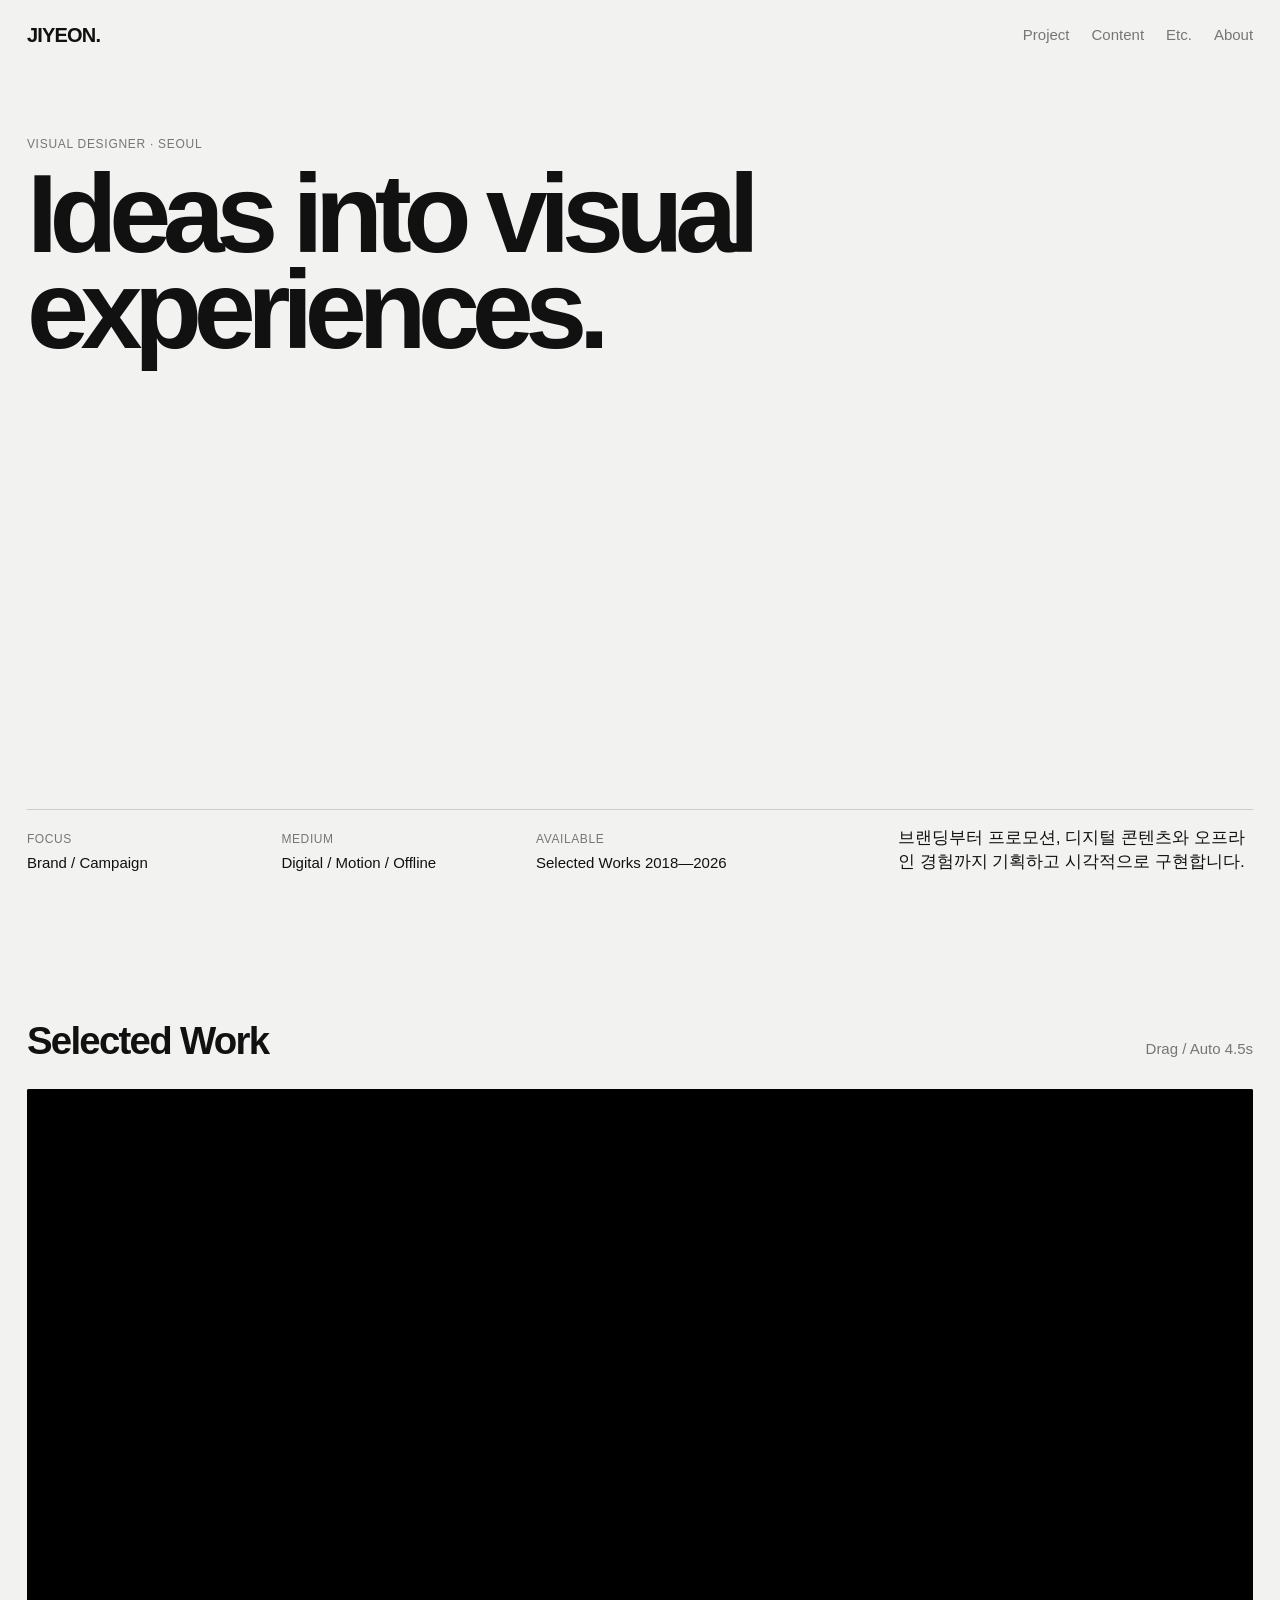
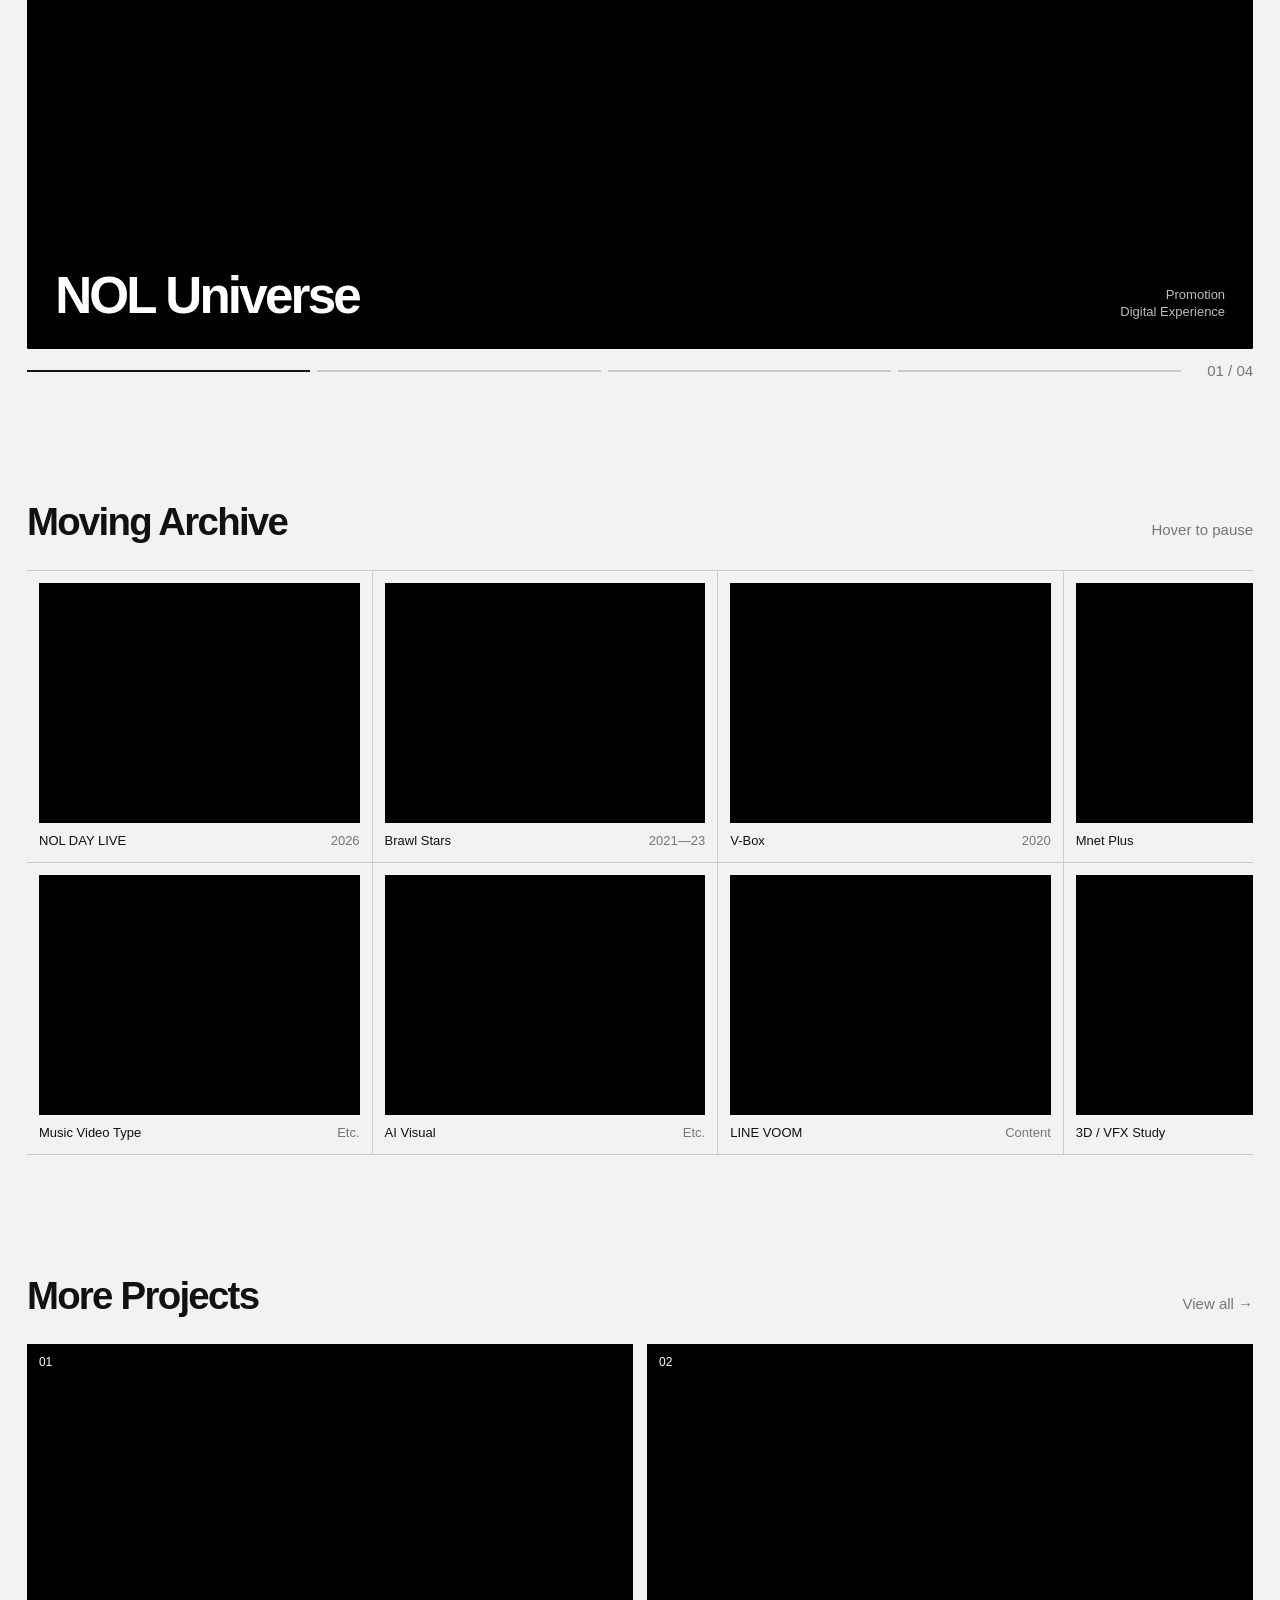
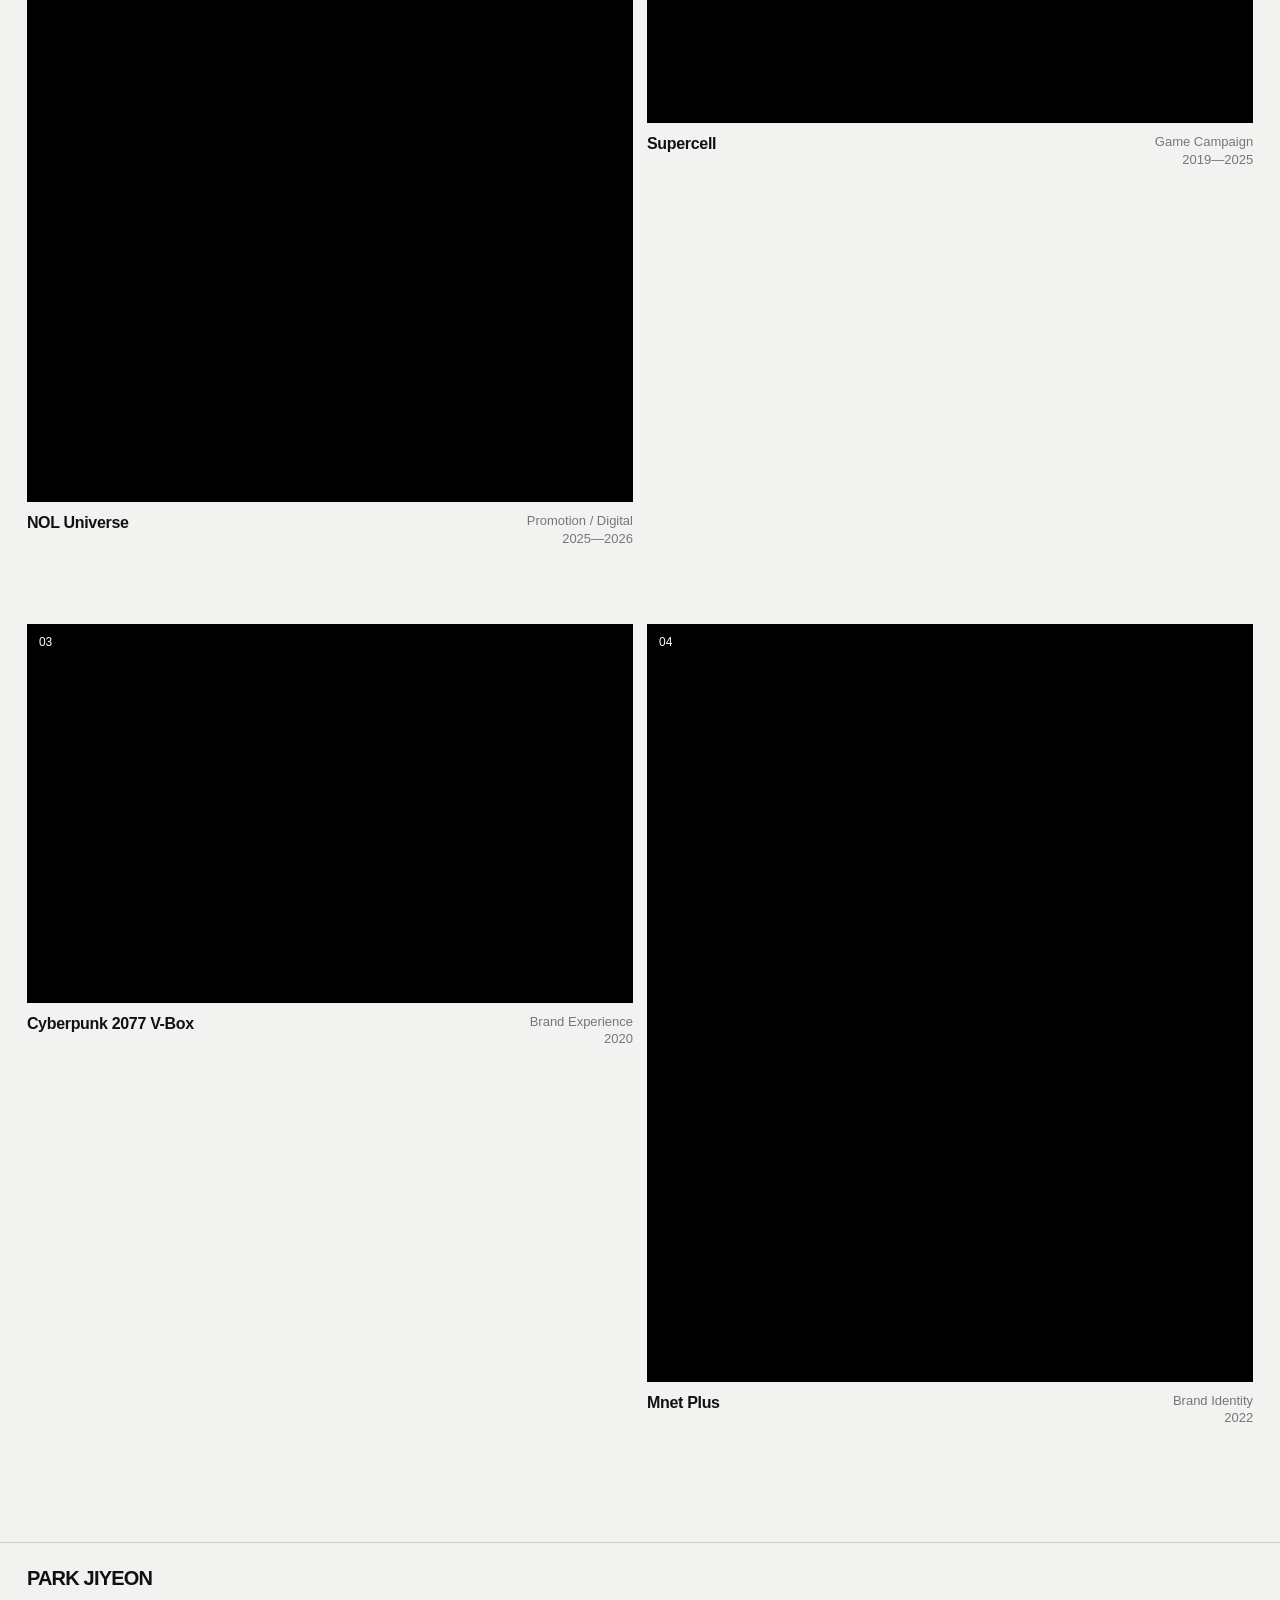
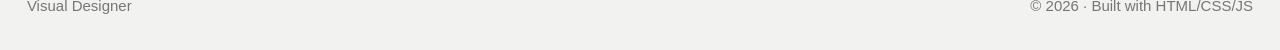
<file: index.html>
<!doctype html>
<html lang="ko">
<head>
  <meta charset="utf-8">
  <meta name="viewport" content="width=device-width,initial-scale=1">
  <meta name="description" content="Park Jiyeon — Visual Designer Portfolio">
  <title>Park Jiyeon — Visual Designer</title>
  <link rel="stylesheet" href="assets/css/style.css">
</head>
<body>
<div class="page-shell">
  <header class="site-header">
    <a class="brand" href="index.html">JIYEON.</a>
    <button class="mobile-menu-button" aria-expanded="false" aria-controls="main-nav">Menu</button>
    <nav class="nav" id="main-nav" aria-label="Primary">
      <a href="project.html">Project</a>
      <a href="content.html">Content</a>
      <a href="etc.html">Etc.</a>
      <a href="about.html">About</a>
    </nav>
  </header>

  <main>
    <section class="hero">
      <div class="hero-topline reveal">
        <p class="hero-kicker">Visual Designer · Seoul</p>
        <h1 class="hero-title">Ideas into visual experiences.</h1>
      </div>
      <div class="hero-bottom reveal">
        <div class="hero-meta">
          <div><div class="meta-label">Focus</div><div>Brand / Campaign</div></div>
          <div><div class="meta-label">Medium</div><div>Digital / Motion / Offline</div></div>
          <div><div class="meta-label">Available</div><div>Selected Works 2018—2026</div></div>
        </div>
        <p class="hero-copy">브랜딩부터 프로모션, 디지털 콘텐츠와 오프라인 경험까지 기획하고 시각적으로 구현합니다.</p>
      </div>
    </section>

    <section class="section">
      <div class="section-head reveal">
        <h2 class="section-title">Selected Work</h2>
        <p class="section-note">Drag / Auto 4.5s</p>
      </div>
      <div class="reveal">
        <div class="carousel" data-carousel>
          <div class="carousel-track">
            <a class="carousel-slide" href="work/nol-universe.html">
              <img src="assets/images/project-01.jpg" alt="NOL Universe placeholder">
              <div class="slide-info"><h3 class="slide-title">NOL Universe</h3><div class="slide-tags">Promotion<br>Digital Experience</div></div>
            </a>
            <a class="carousel-slide" href="work/supercell.html">
              <img src="assets/images/project-02.jpg" alt="Supercell placeholder">
              <div class="slide-info"><h3 class="slide-title">Supercell</h3><div class="slide-tags">Game Campaign<br>Brand Experience</div></div>
            </a>
            <a class="carousel-slide" href="work/cyberpunk.html">
              <img src="assets/images/project-03.jpg" alt="Cyberpunk 2077 placeholder">
              <div class="slide-info"><h3 class="slide-title">Cyberpunk 2077</h3><div class="slide-tags">Concept<br>Package / Campaign</div></div>
            </a>
            <a class="carousel-slide" href="work/mnet-plus.html">
              <img src="assets/images/project-04.jpg" alt="Mnet Plus placeholder">
              <div class="slide-info"><h3 class="slide-title">Mnet Plus</h3><div class="slide-tags">Brand Identity<br>Digital</div></div>
            </a>
          </div>
        </div>
        <div class="carousel-ui">
          <div class="carousel-dots"></div>
          <div class="carousel-count">01 / 04</div>
        </div>
      </div>
    </section>

    <section class="section">
      <div class="section-head reveal">
        <h2 class="section-title">Moving Archive</h2>
        <p class="section-note">Hover to pause</p>
      </div>
      <div class="marquee-wrap reveal">
        <div class="marquee-row">
          <div class="marquee-track">
            <a class="marquee-item" href="work/nol-universe.html"><div class="marquee-media"><img src="assets/images/project-05.jpg" alt="placeholder"></div><div class="marquee-caption"><span>NOL DAY LIVE</span><span>2026</span></div></a>
            <a class="marquee-item" href="work/supercell.html"><div class="marquee-media"><img src="assets/images/project-06.jpg" alt="placeholder"></div><div class="marquee-caption"><span>Brawl Stars</span><span>2021—23</span></div></a>
            <a class="marquee-item" href="work/cyberpunk.html"><div class="marquee-media"><img src="assets/images/project-07.jpg" alt="placeholder"></div><div class="marquee-caption"><span>V-Box</span><span>2020</span></div></a>
            <a class="marquee-item" href="work/mnet-plus.html"><div class="marquee-media"><img src="assets/images/project-08.jpg" alt="placeholder"></div><div class="marquee-caption"><span>Mnet Plus</span><span>2022</span></div></a>
            <a class="marquee-item" href="work/nol-universe.html"><div class="marquee-media"><img src="assets/images/project-05.jpg" alt="placeholder"></div><div class="marquee-caption"><span>NOL DAY LIVE</span><span>2026</span></div></a>
            <a class="marquee-item" href="work/supercell.html"><div class="marquee-media"><img src="assets/images/project-06.jpg" alt="placeholder"></div><div class="marquee-caption"><span>Brawl Stars</span><span>2021—23</span></div></a>
            <a class="marquee-item" href="work/cyberpunk.html"><div class="marquee-media"><img src="assets/images/project-07.jpg" alt="placeholder"></div><div class="marquee-caption"><span>V-Box</span><span>2020</span></div></a>
            <a class="marquee-item" href="work/mnet-plus.html"><div class="marquee-media"><img src="assets/images/project-08.jpg" alt="placeholder"></div><div class="marquee-caption"><span>Mnet Plus</span><span>2022</span></div></a>
          </div>
        </div>
        <div class="marquee-row reverse">
          <div class="marquee-track">
            <a class="marquee-item" href="etc.html"><div class="marquee-media"><img src="assets/images/project-09.jpg" alt="placeholder"></div><div class="marquee-caption"><span>Music Video Type</span><span>Etc.</span></div></a>
            <a class="marquee-item" href="etc.html"><div class="marquee-media"><img src="assets/images/project-10.jpg" alt="placeholder"></div><div class="marquee-caption"><span>AI Visual</span><span>Etc.</span></div></a>
            <a class="marquee-item" href="content.html"><div class="marquee-media"><img src="assets/images/project-11.jpg" alt="placeholder"></div><div class="marquee-caption"><span>LINE VOOM</span><span>Content</span></div></a>
            <a class="marquee-item" href="etc.html"><div class="marquee-media"><img src="assets/images/project-12.jpg" alt="placeholder"></div><div class="marquee-caption"><span>3D / VFX Study</span><span>Etc.</span></div></a>
            <a class="marquee-item" href="etc.html"><div class="marquee-media"><img src="assets/images/project-09.jpg" alt="placeholder"></div><div class="marquee-caption"><span>Music Video Type</span><span>Etc.</span></div></a>
            <a class="marquee-item" href="etc.html"><div class="marquee-media"><img src="assets/images/project-10.jpg" alt="placeholder"></div><div class="marquee-caption"><span>AI Visual</span><span>Etc.</span></div></a>
            <a class="marquee-item" href="content.html"><div class="marquee-media"><img src="assets/images/project-11.jpg" alt="placeholder"></div><div class="marquee-caption"><span>LINE VOOM</span><span>Content</span></div></a>
            <a class="marquee-item" href="etc.html"><div class="marquee-media"><img src="assets/images/project-12.jpg" alt="placeholder"></div><div class="marquee-caption"><span>3D / VFX Study</span><span>Etc.</span></div></a>
          </div>
        </div>
      </div>
    </section>

    <section class="section">
      <div class="section-head reveal"><h2 class="section-title">More Projects</h2><a class="section-note" href="project.html">View all →</a></div>
      <div class="work-grid">
        <a class="work-card reveal" href="work/nol-universe.html"><div class="work-media tall"><span class="work-index">01</span><img src="assets/images/project-01.jpg" alt="placeholder"></div><div class="work-info"><h3 class="work-title">NOL Universe</h3><div class="work-meta">Promotion / Digital<br>2025—2026</div></div></a>
        <a class="work-card reveal" href="work/supercell.html"><div class="work-media wide"><span class="work-index">02</span><img src="assets/images/project-02.jpg" alt="placeholder"></div><div class="work-info"><h3 class="work-title">Supercell</h3><div class="work-meta">Game Campaign<br>2019—2025</div></div></a>
        <a class="work-card reveal" href="work/cyberpunk.html"><div class="work-media wide"><span class="work-index">03</span><img src="assets/images/project-03.jpg" alt="placeholder"></div><div class="work-info"><h3 class="work-title">Cyberpunk 2077 V-Box</h3><div class="work-meta">Brand Experience<br>2020</div></div></a>
        <a class="work-card reveal" href="work/mnet-plus.html"><div class="work-media tall"><span class="work-index">04</span><img src="assets/images/project-04.jpg" alt="placeholder"></div><div class="work-info"><h3 class="work-title">Mnet Plus</h3><div class="work-meta">Brand Identity<br>2022</div></div></a>
      </div>
    </section>
  </main>

  <footer class="footer"><div><strong>PARK JIYEON</strong>Visual Designer</div><div>© 2026 · Built with HTML/CSS/JS</div></footer>
</div>
<script src="assets/js/main.js"></script>
</body>
</html>
</file>
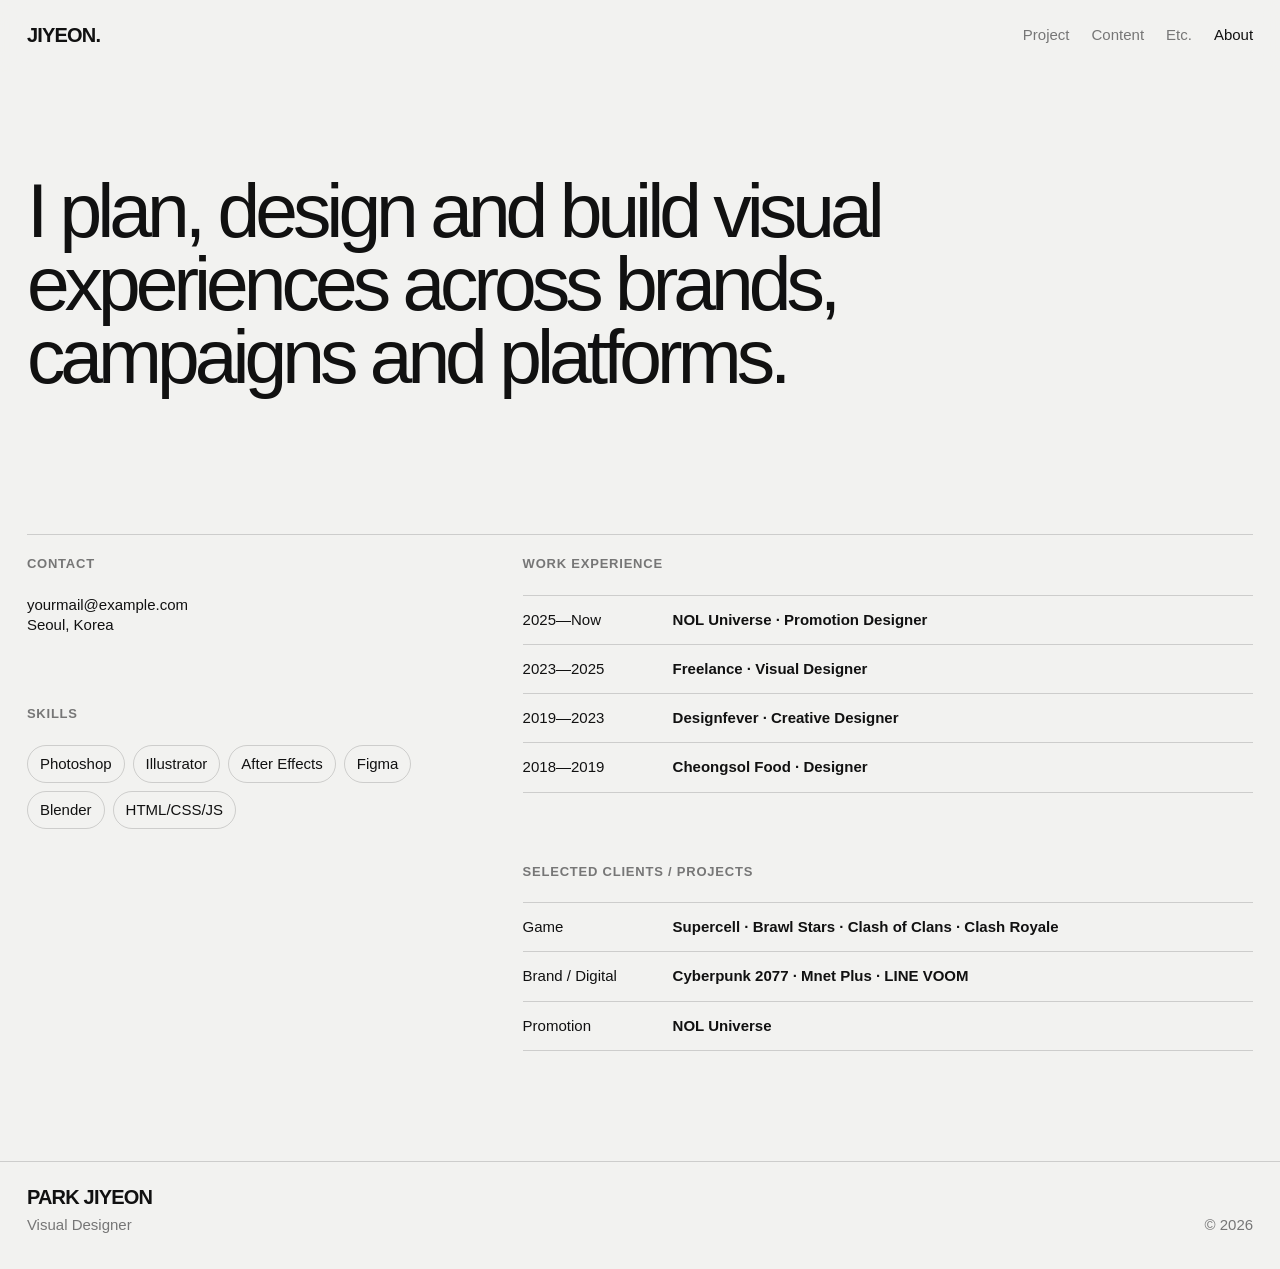
<file: about.html>
<!doctype html><html lang="ko"><head><meta charset="utf-8"><meta name="viewport" content="width=device-width,initial-scale=1"><title>About — Park Jiyeon</title><link rel="stylesheet" href="assets/css/style.css"></head><body><div class="page-shell">
<header class="site-header"><a class="brand" href="index.html">JIYEON.</a><button class="mobile-menu-button" aria-expanded="false" aria-controls="main-nav">Menu</button><nav class="nav" id="main-nav"><a href="project.html">Project</a><a href="content.html">Content</a><a href="etc.html">Etc.</a><a href="about.html" aria-current="page">About</a></nav></header>
<main class="about-wrap"><p class="about-lead reveal">I plan, design and build visual experiences across brands, campaigns and platforms.</p>
<div class="about-grid reveal"><aside><div class="about-section"><h2>Contact</h2><p>yourmail@example.com<br>Seoul, Korea</p></div><div class="about-section"><h2>Skills</h2><div class="skills"><span class="skill">Photoshop</span><span class="skill">Illustrator</span><span class="skill">After Effects</span><span class="skill">Figma</span><span class="skill">Blender</span><span class="skill">HTML/CSS/JS</span></div></div></aside>
<div><div class="about-section"><h2>Work Experience</h2><div class="cv-row"><span>2025—Now</span><strong>NOL Universe · Promotion Designer</strong></div><div class="cv-row"><span>2023—2025</span><strong>Freelance · Visual Designer</strong></div><div class="cv-row"><span>2019—2023</span><strong>Designfever · Creative Designer</strong></div><div class="cv-row"><span>2018—2019</span><strong>Cheongsol Food · Designer</strong></div></div>
<div class="about-section"><h2>Selected Clients / Projects</h2><div class="cv-row"><span>Game</span><strong>Supercell · Brawl Stars · Clash of Clans · Clash Royale</strong></div><div class="cv-row"><span>Brand / Digital</span><strong>Cyberpunk 2077 · Mnet Plus · LINE VOOM</strong></div><div class="cv-row"><span>Promotion</span><strong>NOL Universe</strong></div></div></div></div></main>
<footer class="footer"><div><strong>PARK JIYEON</strong>Visual Designer</div><div>© 2026</div></footer></div><script src="assets/js/main.js"></script></body></html>
</file>
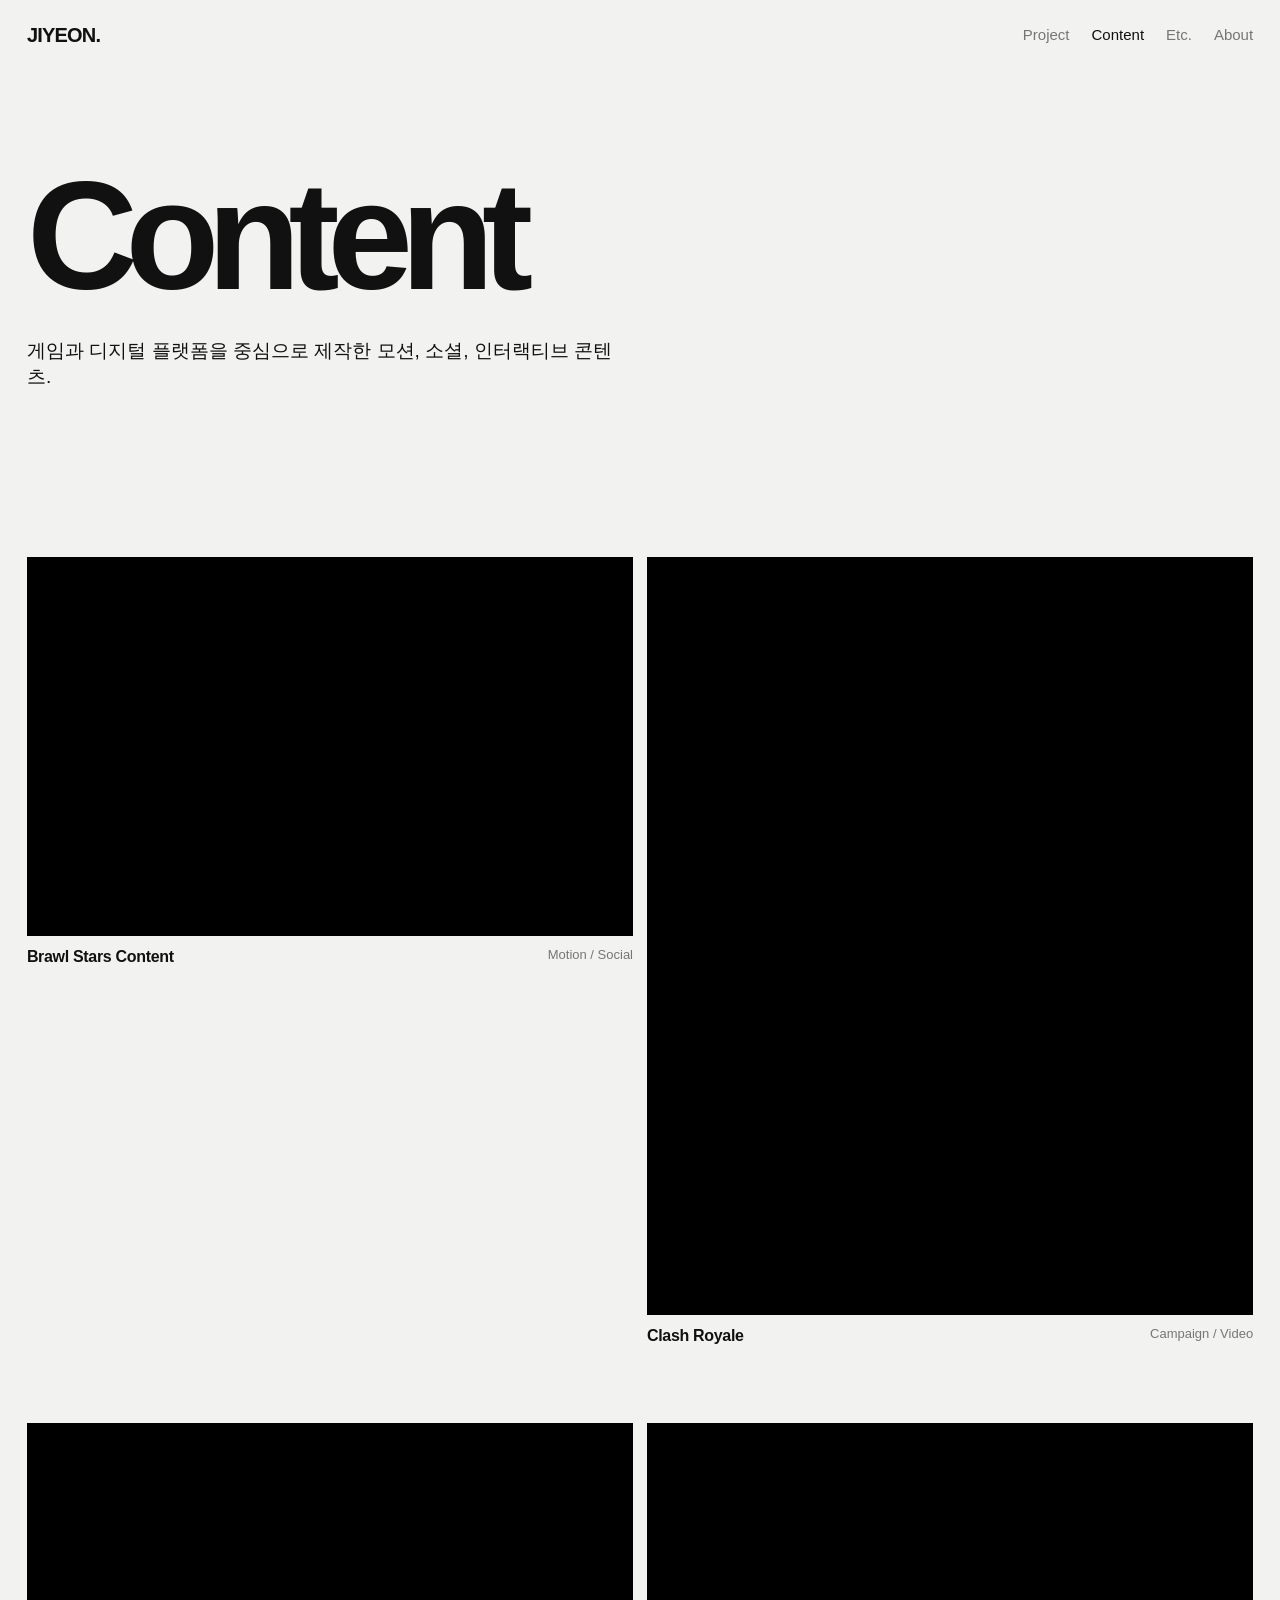
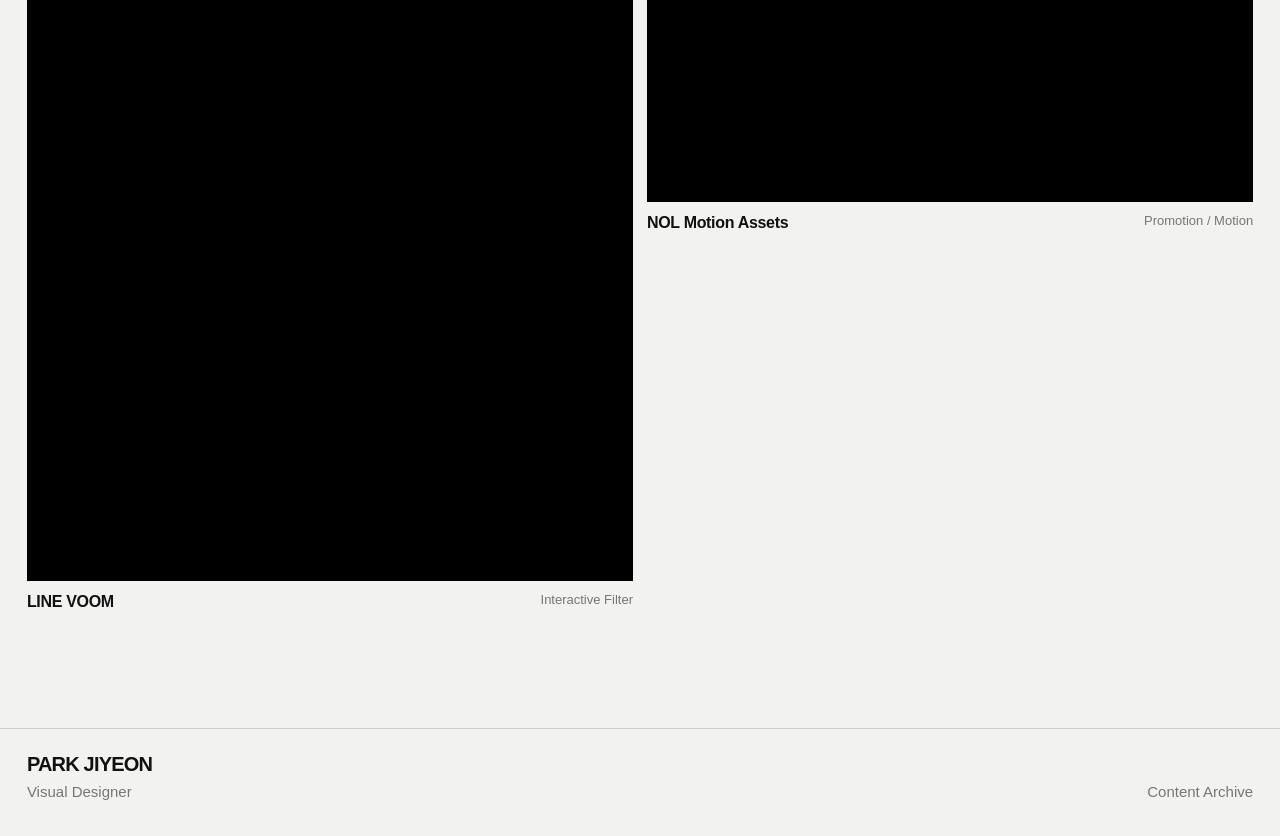
<file: content.html>
<!doctype html><html lang="ko"><head><meta charset="utf-8"><meta name="viewport" content="width=device-width,initial-scale=1"><title>Content — Park Jiyeon</title><link rel="stylesheet" href="assets/css/style.css"></head><body><div class="page-shell">
<header class="site-header"><a class="brand" href="index.html">JIYEON.</a><button class="mobile-menu-button" aria-expanded="false" aria-controls="main-nav">Menu</button><nav class="nav" id="main-nav"><a href="project.html">Project</a><a href="content.html" aria-current="page">Content</a><a href="etc.html">Etc.</a><a href="about.html">About</a></nav></header>
<main><section class="listing-hero reveal"><h1 class="listing-title">Content</h1><p class="listing-intro">게임과 디지털 플랫폼을 중심으로 제작한 모션, 소셜, 인터랙티브 콘텐츠.</p></section>
<section class="section"><div class="work-grid">
<a class="work-card reveal" href="work/supercell.html"><div class="work-media wide"><img src="assets/images/project-06.jpg" alt="placeholder"></div><div class="work-info"><h3 class="work-title">Brawl Stars Content</h3><div class="work-meta">Motion / Social</div></div></a>
<a class="work-card reveal" href="work/supercell.html"><div class="work-media tall"><img src="assets/images/project-07.jpg" alt="placeholder"></div><div class="work-info"><h3 class="work-title">Clash Royale</h3><div class="work-meta">Campaign / Video</div></div></a>
<a class="work-card reveal" href="work/mnet-plus.html"><div class="work-media tall"><img src="assets/images/project-11.jpg" alt="placeholder"></div><div class="work-info"><h3 class="work-title">LINE VOOM</h3><div class="work-meta">Interactive Filter</div></div></a>
<a class="work-card reveal" href="work/nol-universe.html"><div class="work-media wide"><img src="assets/images/project-05.jpg" alt="placeholder"></div><div class="work-info"><h3 class="work-title">NOL Motion Assets</h3><div class="work-meta">Promotion / Motion</div></div></a>
</div></section></main><footer class="footer"><div><strong>PARK JIYEON</strong>Visual Designer</div><div>Content Archive</div></footer></div><script src="assets/js/main.js"></script></body></html>
</file>
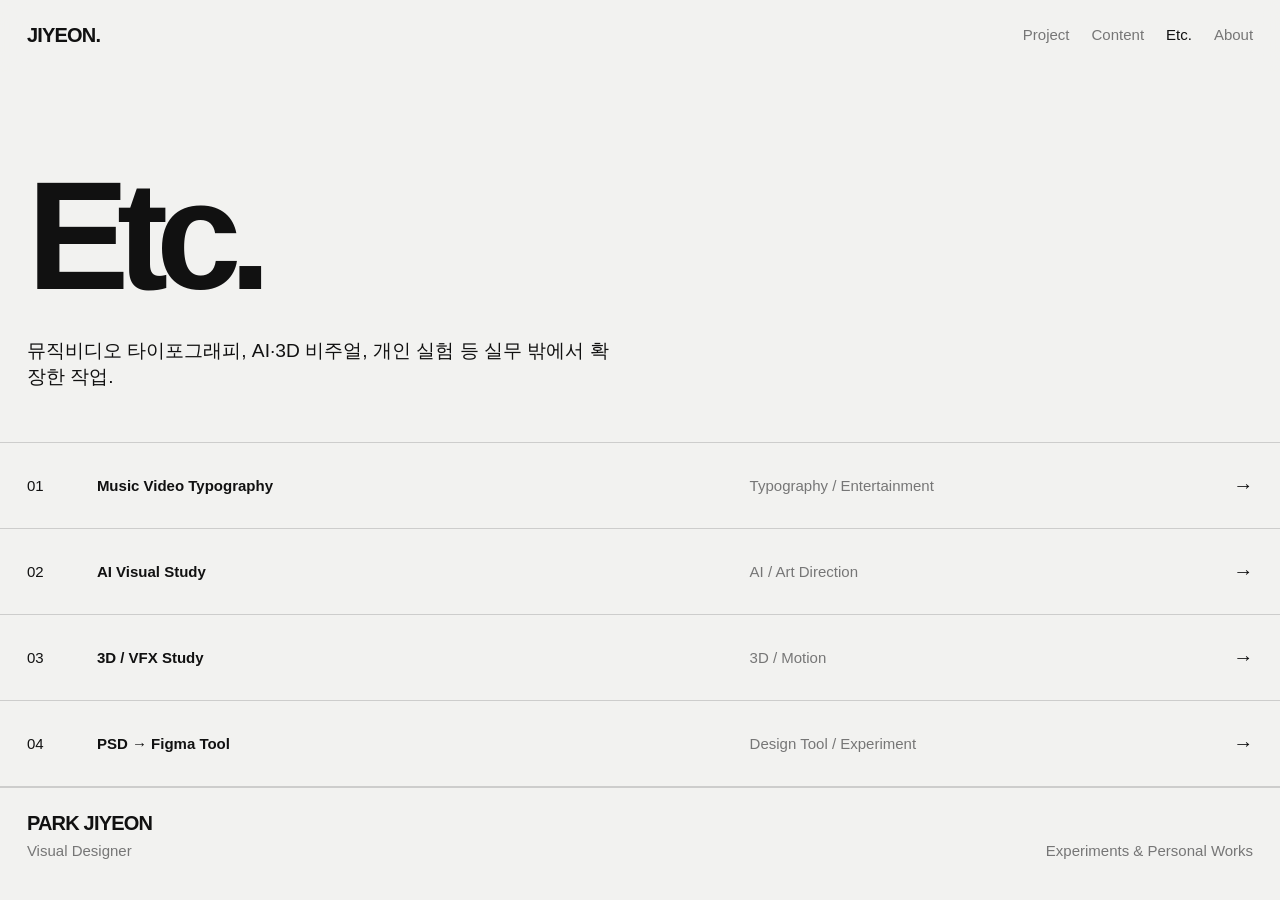
<file: etc.html>
<!doctype html><html lang="ko"><head><meta charset="utf-8"><meta name="viewport" content="width=device-width,initial-scale=1"><title>Etc. — Park Jiyeon</title><link rel="stylesheet" href="assets/css/style.css"></head><body><div class="page-shell">
<header class="site-header"><a class="brand" href="index.html">JIYEON.</a><button class="mobile-menu-button" aria-expanded="false" aria-controls="main-nav">Menu</button><nav class="nav" id="main-nav"><a href="project.html">Project</a><a href="content.html">Content</a><a href="etc.html" aria-current="page">Etc.</a><a href="about.html">About</a></nav></header>
<main><section class="listing-hero reveal"><h1 class="listing-title">Etc.</h1><p class="listing-intro">뮤직비디오 타이포그래피, AI·3D 비주얼, 개인 실험 등 실무 밖에서 확장한 작업.</p></section>
<section class="project-list reveal">
<a class="project-row" href="work/mnet-plus.html"><span>01</span><strong>Music Video Typography</strong><span class="type">Typography / Entertainment</span><span class="arrow">→</span></a>
<a class="project-row" href="work/mnet-plus.html"><span>02</span><strong>AI Visual Study</strong><span class="type">AI / Art Direction</span><span class="arrow">→</span></a>
<a class="project-row" href="work/cyberpunk.html"><span>03</span><strong>3D / VFX Study</strong><span class="type">3D / Motion</span><span class="arrow">→</span></a>
<a class="project-row" href="work/nol-universe.html"><span>04</span><strong>PSD → Figma Tool</strong><span class="type">Design Tool / Experiment</span><span class="arrow">→</span></a>
</section></main><footer class="footer"><div><strong>PARK JIYEON</strong>Visual Designer</div><div>Experiments & Personal Works</div></footer></div><script src="assets/js/main.js"></script></body></html>
</file>
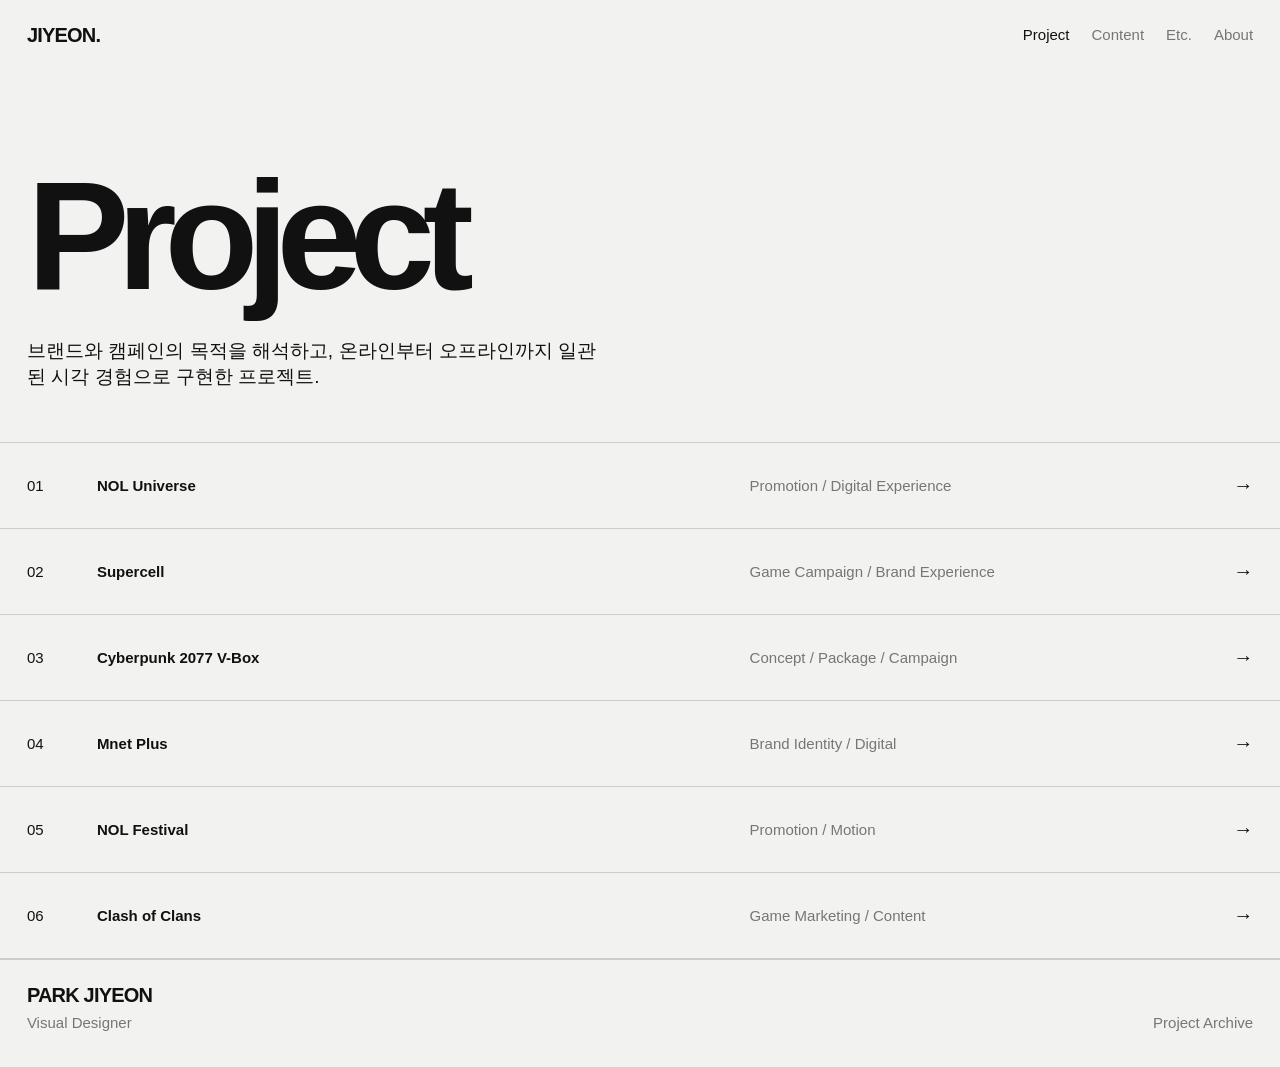
<file: project.html>
<!doctype html><html lang="ko"><head><meta charset="utf-8"><meta name="viewport" content="width=device-width,initial-scale=1"><title>Project — Park Jiyeon</title><link rel="stylesheet" href="assets/css/style.css"></head><body><div class="page-shell">
<header class="site-header"><a class="brand" href="index.html">JIYEON.</a><button class="mobile-menu-button" aria-expanded="false" aria-controls="main-nav">Menu</button><nav class="nav" id="main-nav"><a href="project.html" aria-current="page">Project</a><a href="content.html">Content</a><a href="etc.html">Etc.</a><a href="about.html">About</a></nav></header>
<main><section class="listing-hero reveal"><h1 class="listing-title">Project</h1><p class="listing-intro">브랜드와 캠페인의 목적을 해석하고, 온라인부터 오프라인까지 일관된 시각 경험으로 구현한 프로젝트.</p></section>
<section class="project-list reveal">
<a class="project-row" href="work/nol-universe.html"><span>01</span><strong>NOL Universe</strong><span class="type">Promotion / Digital Experience</span><span class="arrow">→</span></a>
<a class="project-row" href="work/supercell.html"><span>02</span><strong>Supercell</strong><span class="type">Game Campaign / Brand Experience</span><span class="arrow">→</span></a>
<a class="project-row" href="work/cyberpunk.html"><span>03</span><strong>Cyberpunk 2077 V-Box</strong><span class="type">Concept / Package / Campaign</span><span class="arrow">→</span></a>
<a class="project-row" href="work/mnet-plus.html"><span>04</span><strong>Mnet Plus</strong><span class="type">Brand Identity / Digital</span><span class="arrow">→</span></a>
<a class="project-row" href="work/nol-universe.html"><span>05</span><strong>NOL Festival</strong><span class="type">Promotion / Motion</span><span class="arrow">→</span></a>
<a class="project-row" href="work/supercell.html"><span>06</span><strong>Clash of Clans</strong><span class="type">Game Marketing / Content</span><span class="arrow">→</span></a>
</section></main><footer class="footer"><div><strong>PARK JIYEON</strong>Visual Designer</div><div>Project Archive</div></footer></div><script src="assets/js/main.js"></script></body></html>
</file>
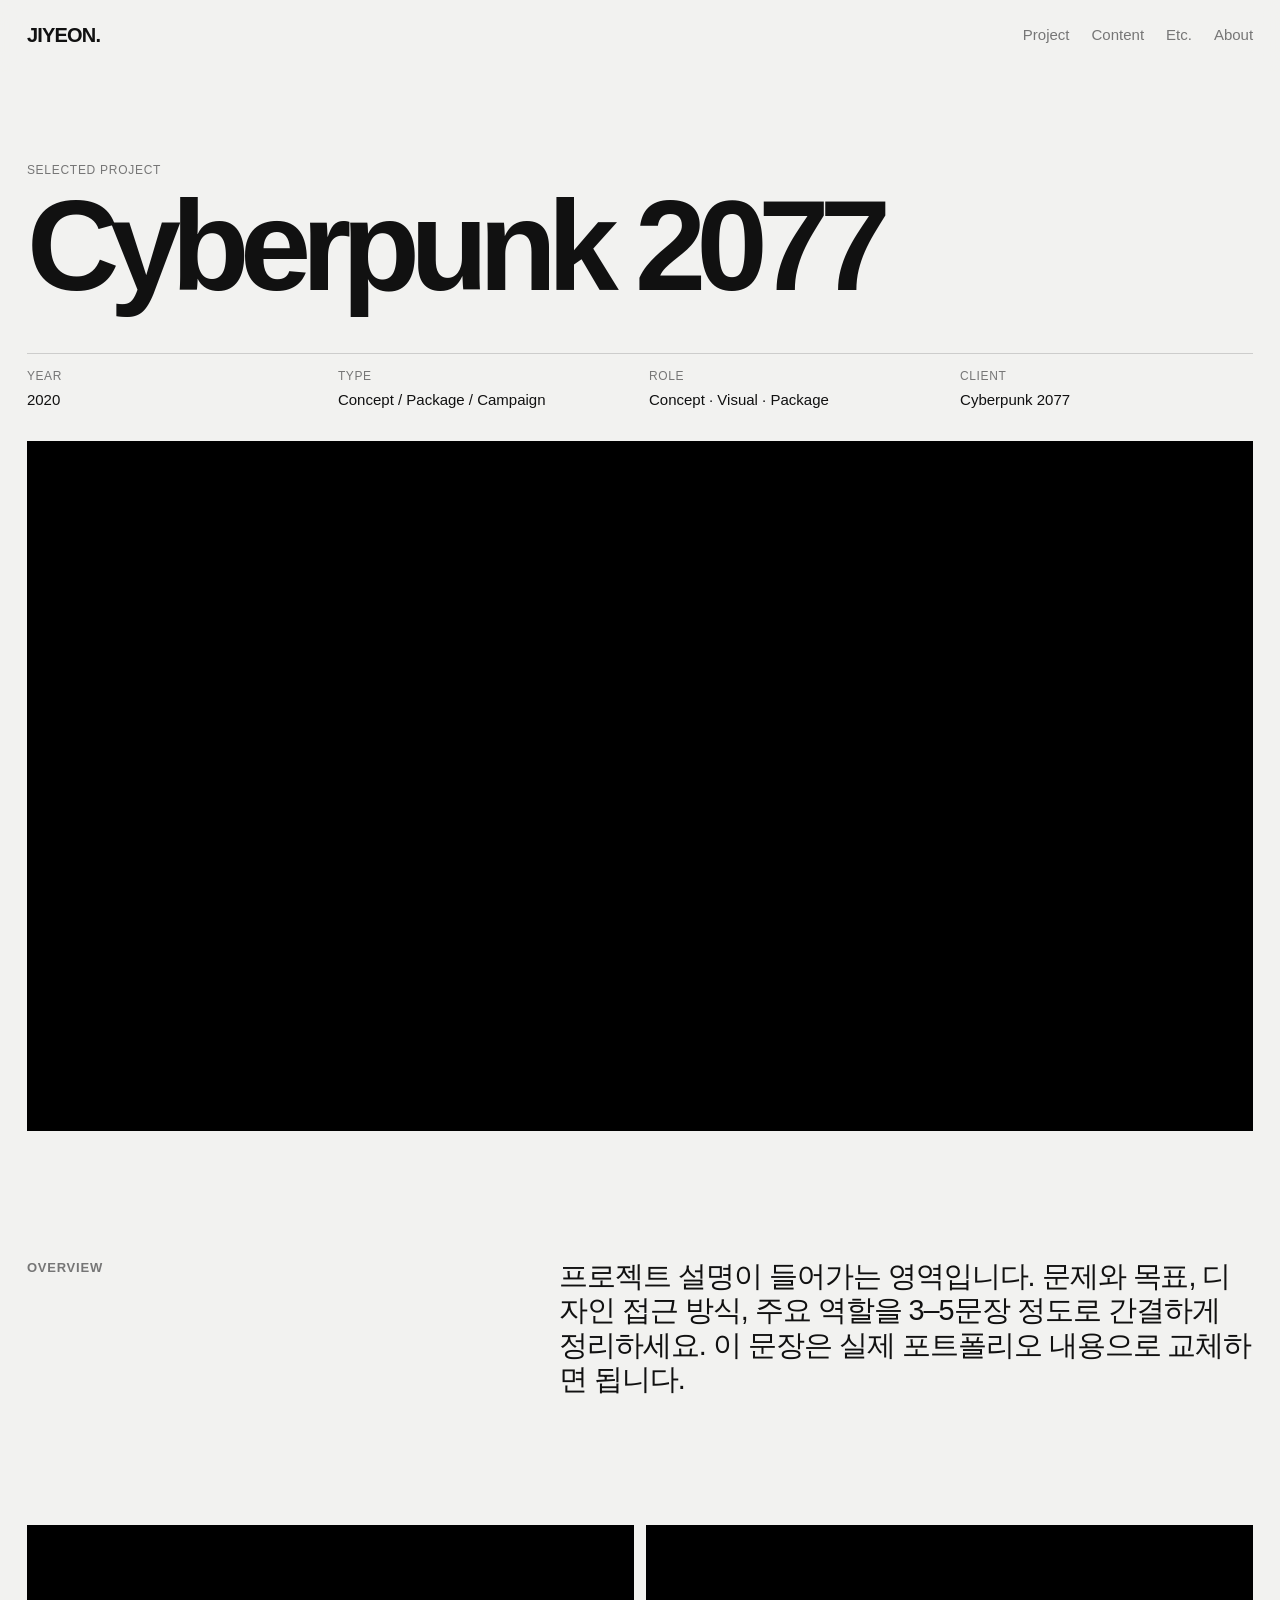
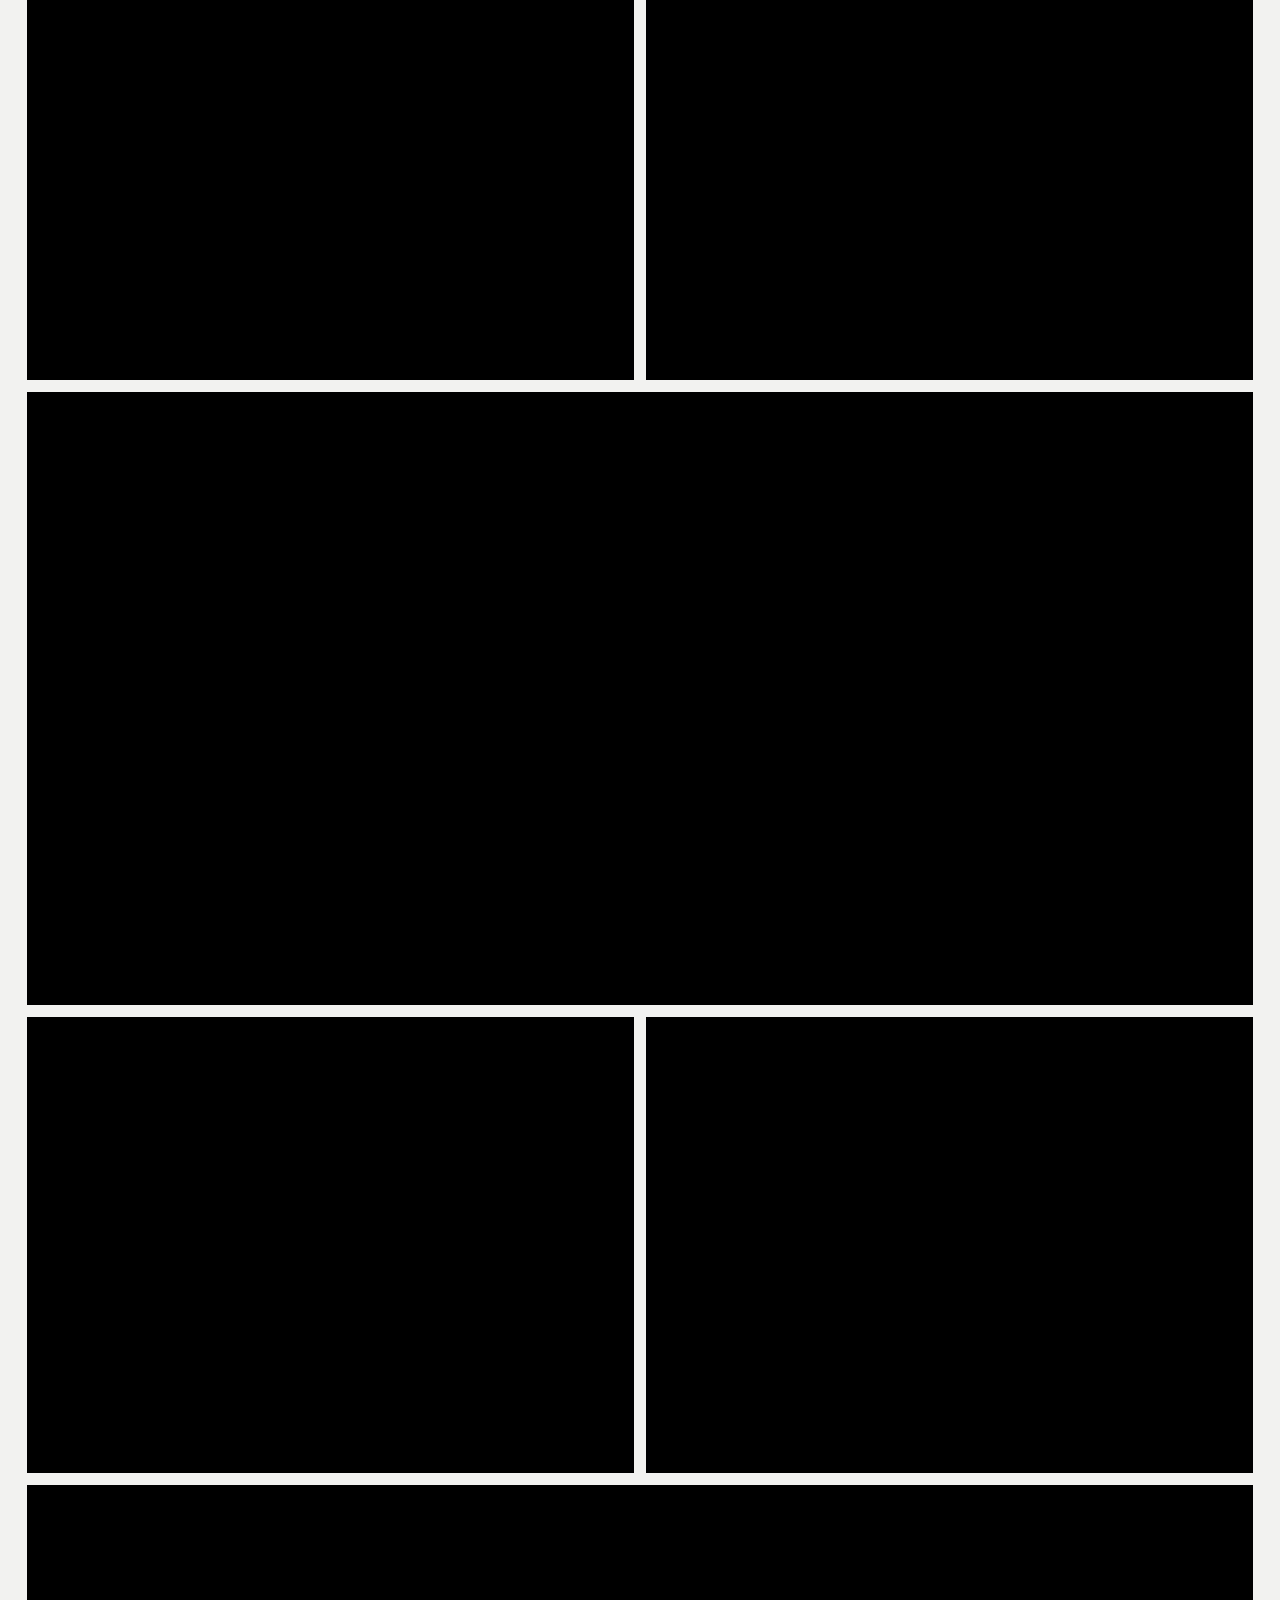
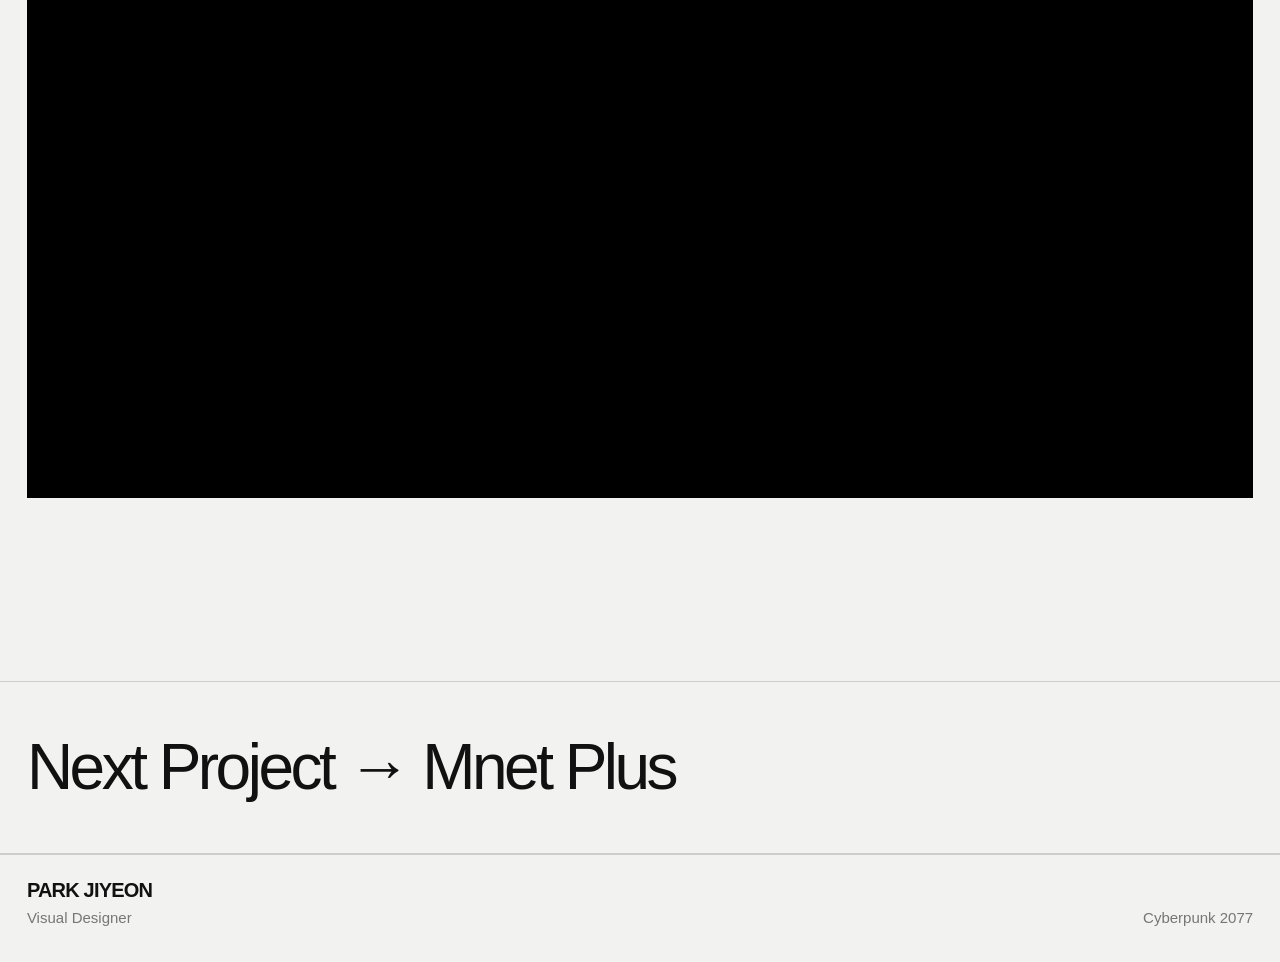
<file: work/cyberpunk.html>
<!doctype html><html lang="ko"><head><meta charset="utf-8"><meta name="viewport" content="width=device-width,initial-scale=1"><title>Cyberpunk 2077 — Park Jiyeon</title><link rel="stylesheet" href="../assets/css/style.css"></head><body><div class="page-shell">
<header class="site-header"><a class="brand" href="../index.html">JIYEON.</a><button class="mobile-menu-button" aria-expanded="false" aria-controls="main-nav">Menu</button><nav class="nav" id="main-nav"><a href="../project.html">Project</a><a href="../content.html">Content</a><a href="../etc.html">Etc.</a><a href="../about.html">About</a></nav></header>
<main><section class="detail-hero reveal"><p class="hero-kicker">Selected Project</p><h1 class="detail-title">Cyberpunk 2077</h1><div class="detail-meta"><div><div class="meta-label">Year</div><div>2020</div></div><div><div class="meta-label">Type</div><div>Concept / Package / Campaign</div></div><div><div class="meta-label">Role</div><div>Concept · Visual · Package</div></div><div><div class="meta-label">Client</div><div>Cyberpunk 2077</div></div></div></section>
<div class="detail-media reveal"><img src="../assets/images/project-03.jpg" alt="Cyberpunk 2077 placeholder"></div>
<section class="detail-copy reveal"><h2>Overview</h2><p>프로젝트 설명이 들어가는 영역입니다. 문제와 목표, 디자인 접근 방식, 주요 역할을 3–5문장 정도로 간결하게 정리하세요. 이 문장은 실제 포트폴리오 내용으로 교체하면 됩니다.</p></section>
<section class="detail-gallery"><figure class="reveal"><img src="../assets/images/project-05.jpg" alt="placeholder"></figure><figure class="reveal"><img src="../assets/images/project-06.jpg" alt="placeholder"></figure><figure class="reveal"><img src="../assets/images/hero-wide.jpg" alt="placeholder"></figure><figure class="reveal"><img src="../assets/images/project-07.jpg" alt="placeholder"></figure><figure class="reveal"><img src="../assets/images/project-08.jpg" alt="placeholder"></figure><figure class="reveal"><img src="../assets/images/hero-wide.jpg" alt="placeholder"></figure></section>
<a class="next-project" href="mnet-plus.html">Next Project → Mnet Plus</a></main><footer class="footer"><div><strong>PARK JIYEON</strong>Visual Designer</div><div>Cyberpunk 2077</div></footer></div><script src="../assets/js/main.js"></script></body></html>
</file>
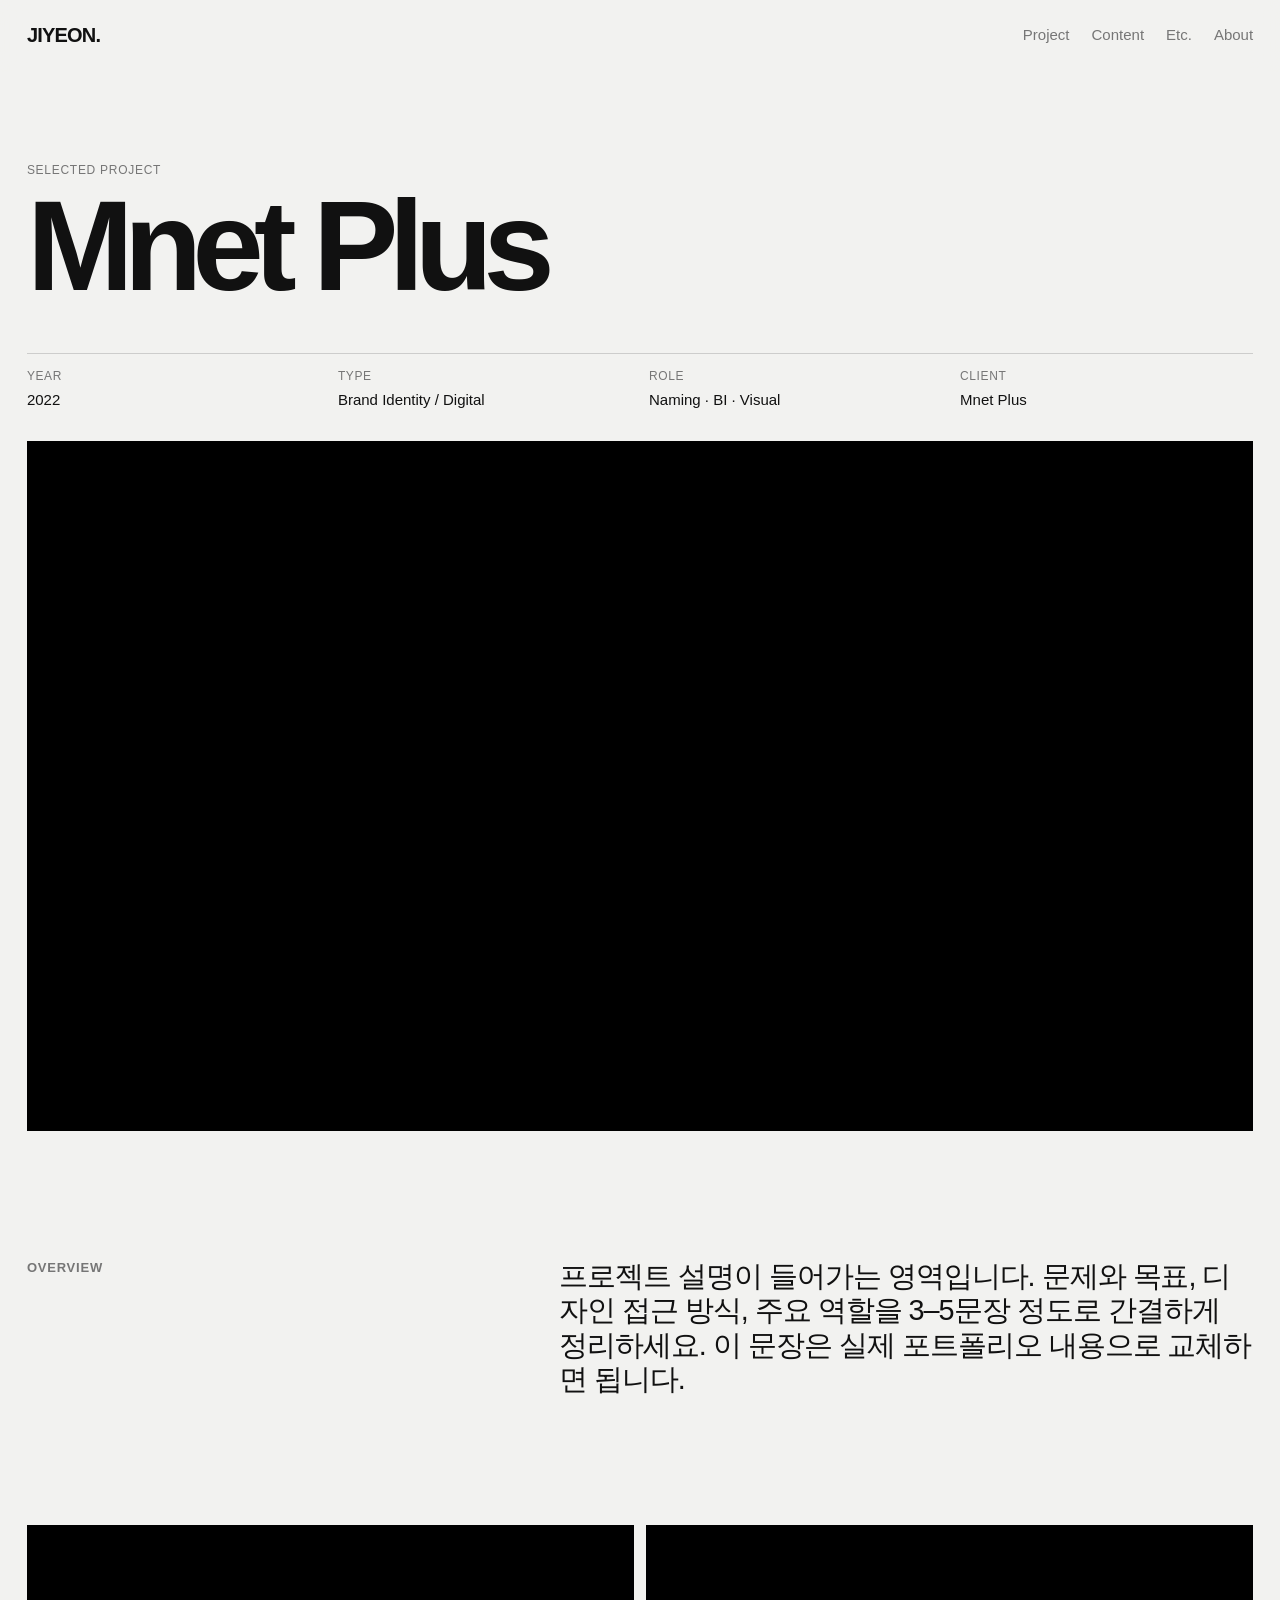
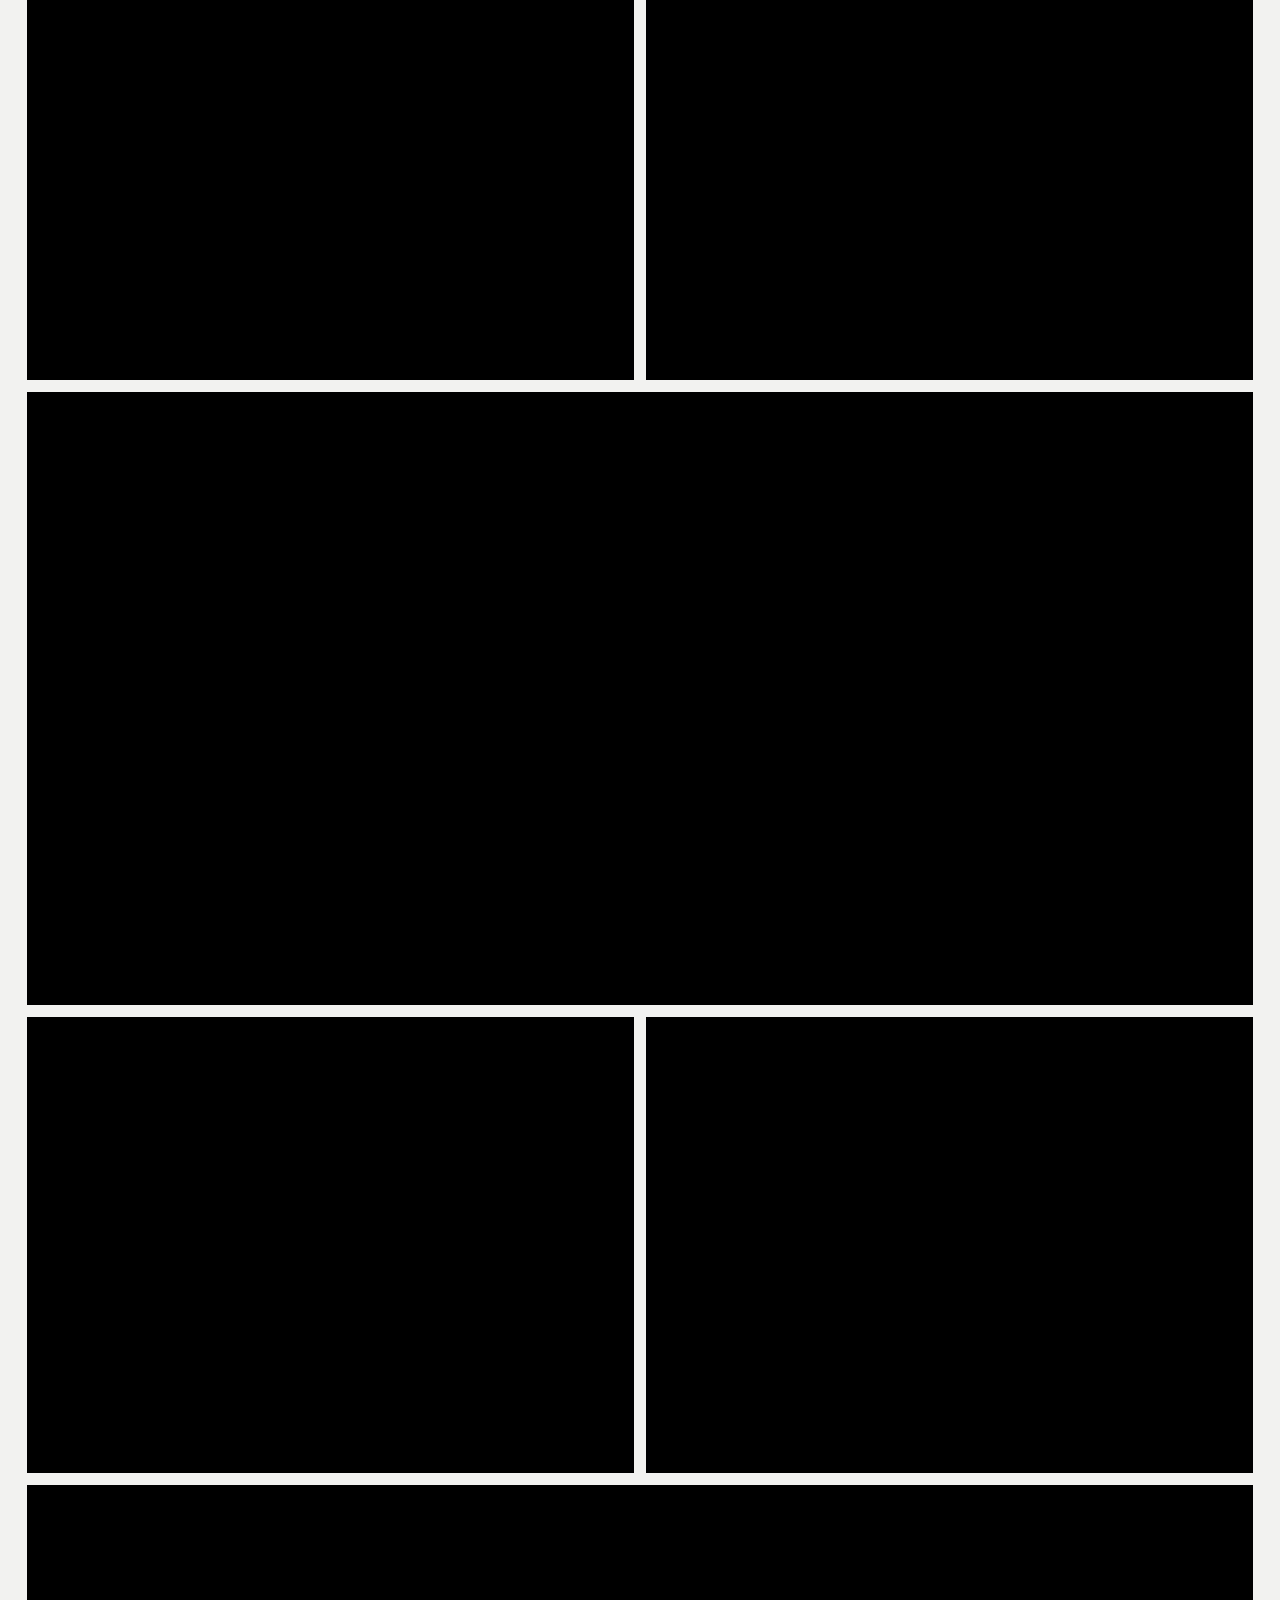
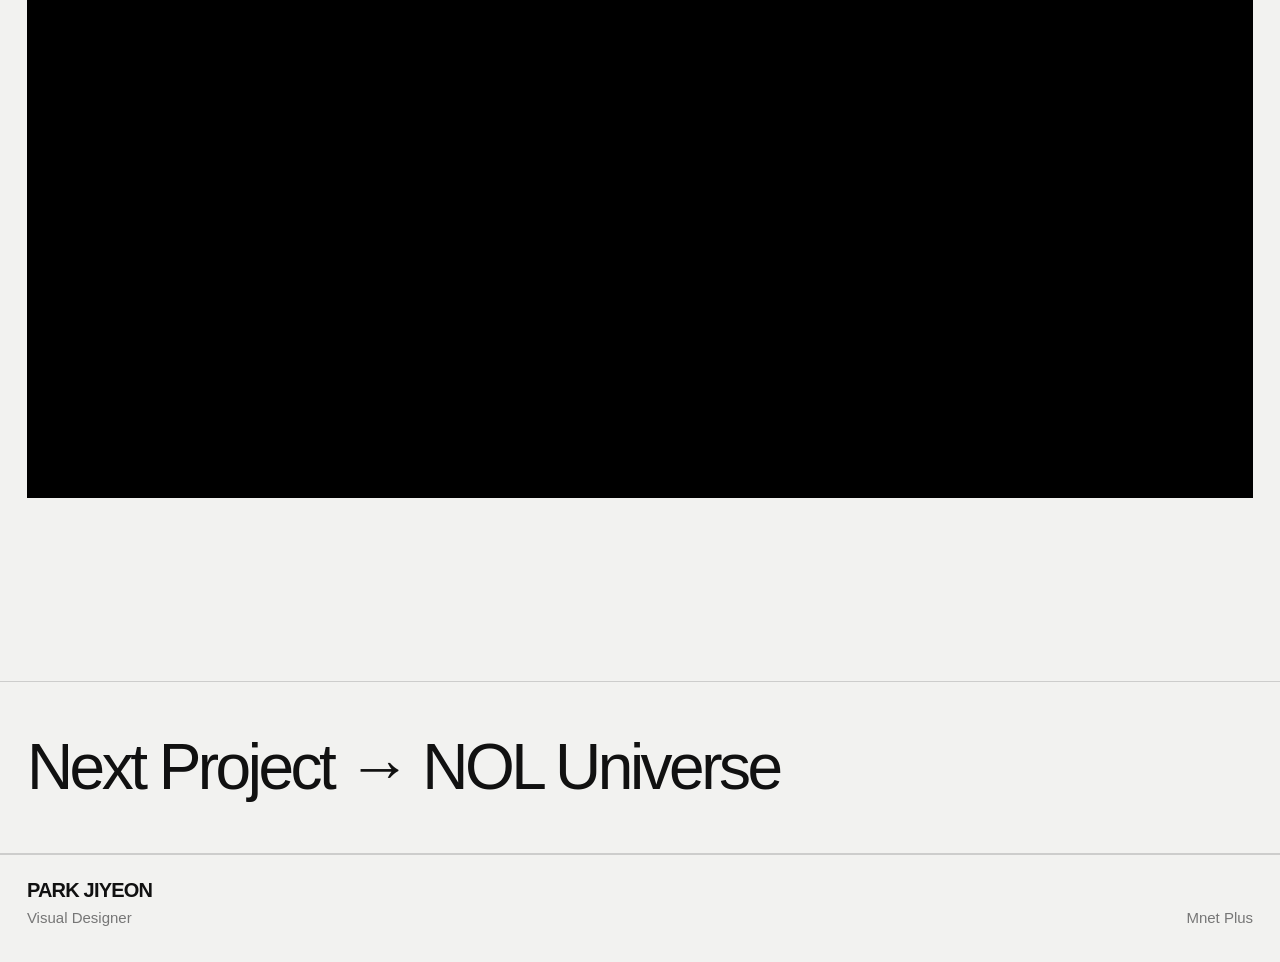
<file: work/mnet-plus.html>
<!doctype html><html lang="ko"><head><meta charset="utf-8"><meta name="viewport" content="width=device-width,initial-scale=1"><title>Mnet Plus — Park Jiyeon</title><link rel="stylesheet" href="../assets/css/style.css"></head><body><div class="page-shell">
<header class="site-header"><a class="brand" href="../index.html">JIYEON.</a><button class="mobile-menu-button" aria-expanded="false" aria-controls="main-nav">Menu</button><nav class="nav" id="main-nav"><a href="../project.html">Project</a><a href="../content.html">Content</a><a href="../etc.html">Etc.</a><a href="../about.html">About</a></nav></header>
<main><section class="detail-hero reveal"><p class="hero-kicker">Selected Project</p><h1 class="detail-title">Mnet Plus</h1><div class="detail-meta"><div><div class="meta-label">Year</div><div>2022</div></div><div><div class="meta-label">Type</div><div>Brand Identity / Digital</div></div><div><div class="meta-label">Role</div><div>Naming · BI · Visual</div></div><div><div class="meta-label">Client</div><div>Mnet Plus</div></div></div></section>
<div class="detail-media reveal"><img src="../assets/images/project-04.jpg" alt="Mnet Plus placeholder"></div>
<section class="detail-copy reveal"><h2>Overview</h2><p>프로젝트 설명이 들어가는 영역입니다. 문제와 목표, 디자인 접근 방식, 주요 역할을 3–5문장 정도로 간결하게 정리하세요. 이 문장은 실제 포트폴리오 내용으로 교체하면 됩니다.</p></section>
<section class="detail-gallery"><figure class="reveal"><img src="../assets/images/project-05.jpg" alt="placeholder"></figure><figure class="reveal"><img src="../assets/images/project-06.jpg" alt="placeholder"></figure><figure class="reveal"><img src="../assets/images/hero-wide.jpg" alt="placeholder"></figure><figure class="reveal"><img src="../assets/images/project-07.jpg" alt="placeholder"></figure><figure class="reveal"><img src="../assets/images/project-08.jpg" alt="placeholder"></figure><figure class="reveal"><img src="../assets/images/hero-wide.jpg" alt="placeholder"></figure></section>
<a class="next-project" href="nol-universe.html">Next Project → NOL Universe</a></main><footer class="footer"><div><strong>PARK JIYEON</strong>Visual Designer</div><div>Mnet Plus</div></footer></div><script src="../assets/js/main.js"></script></body></html>
</file>
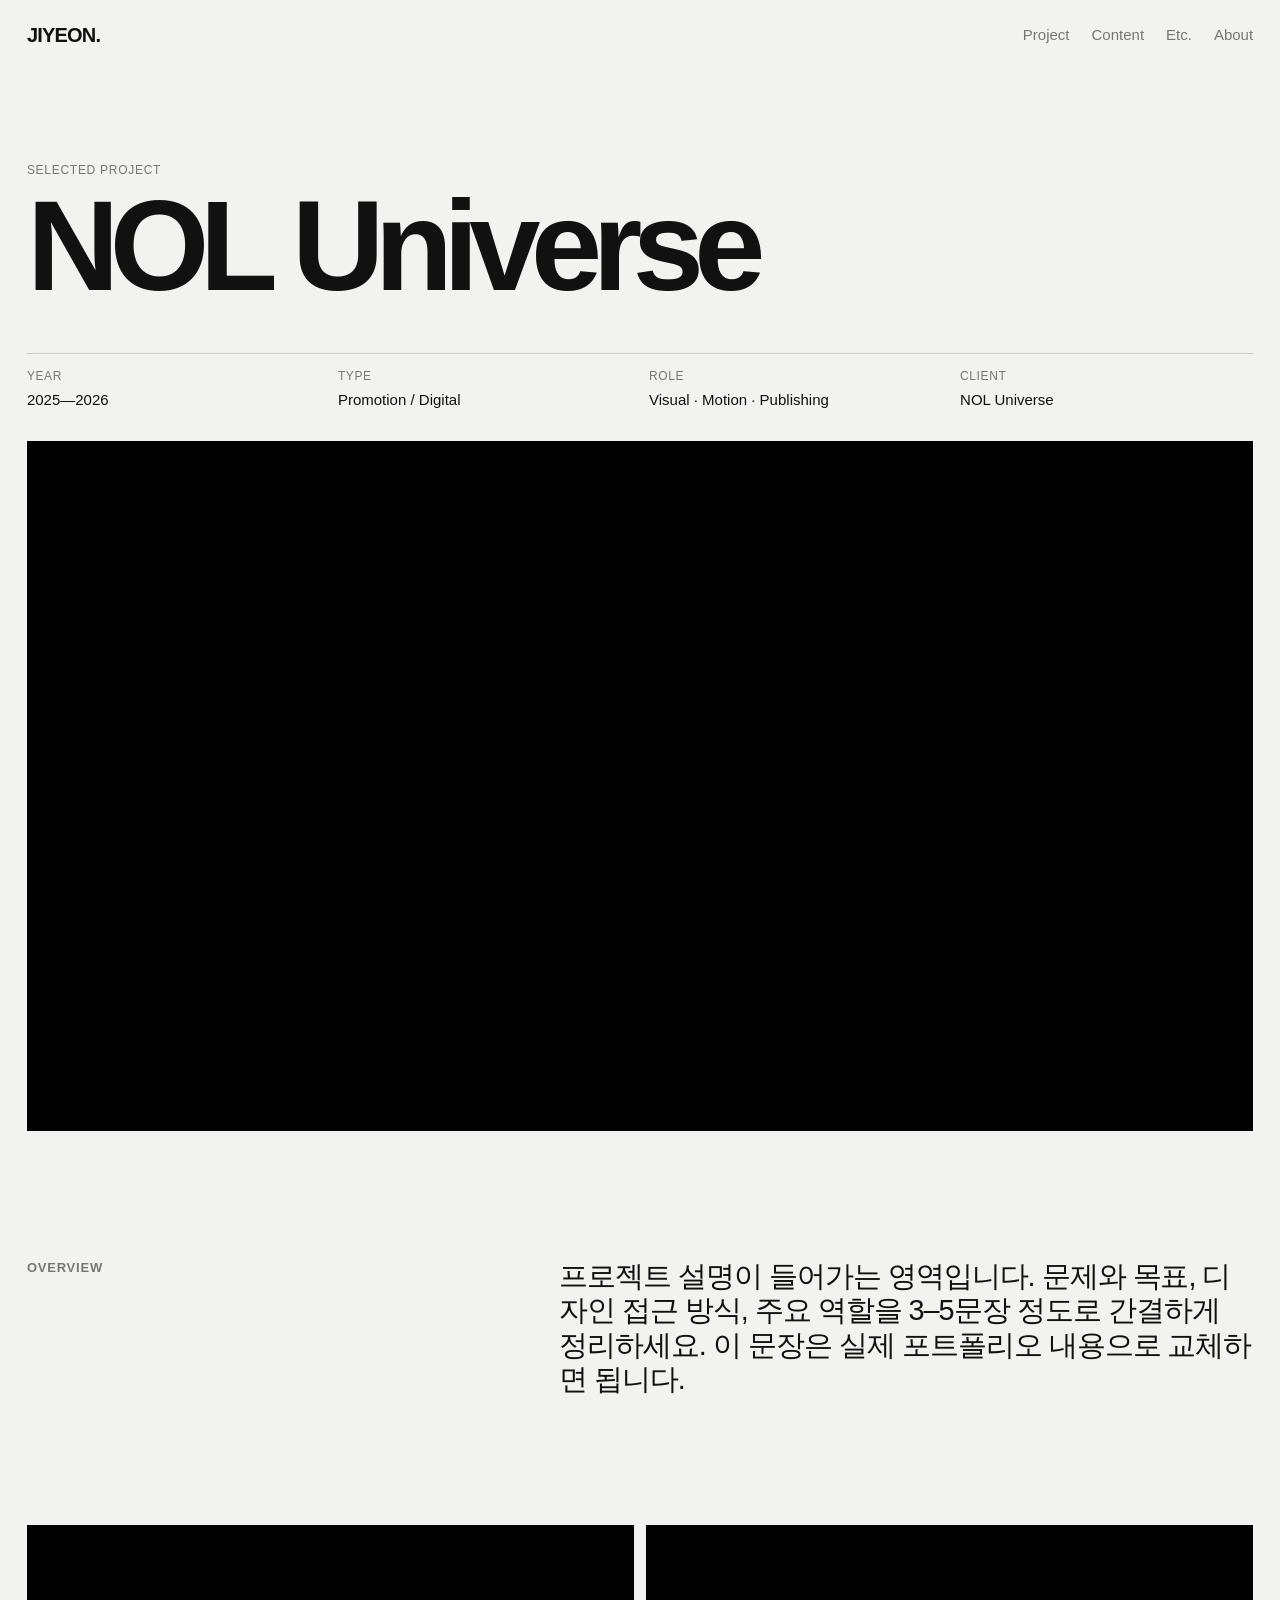
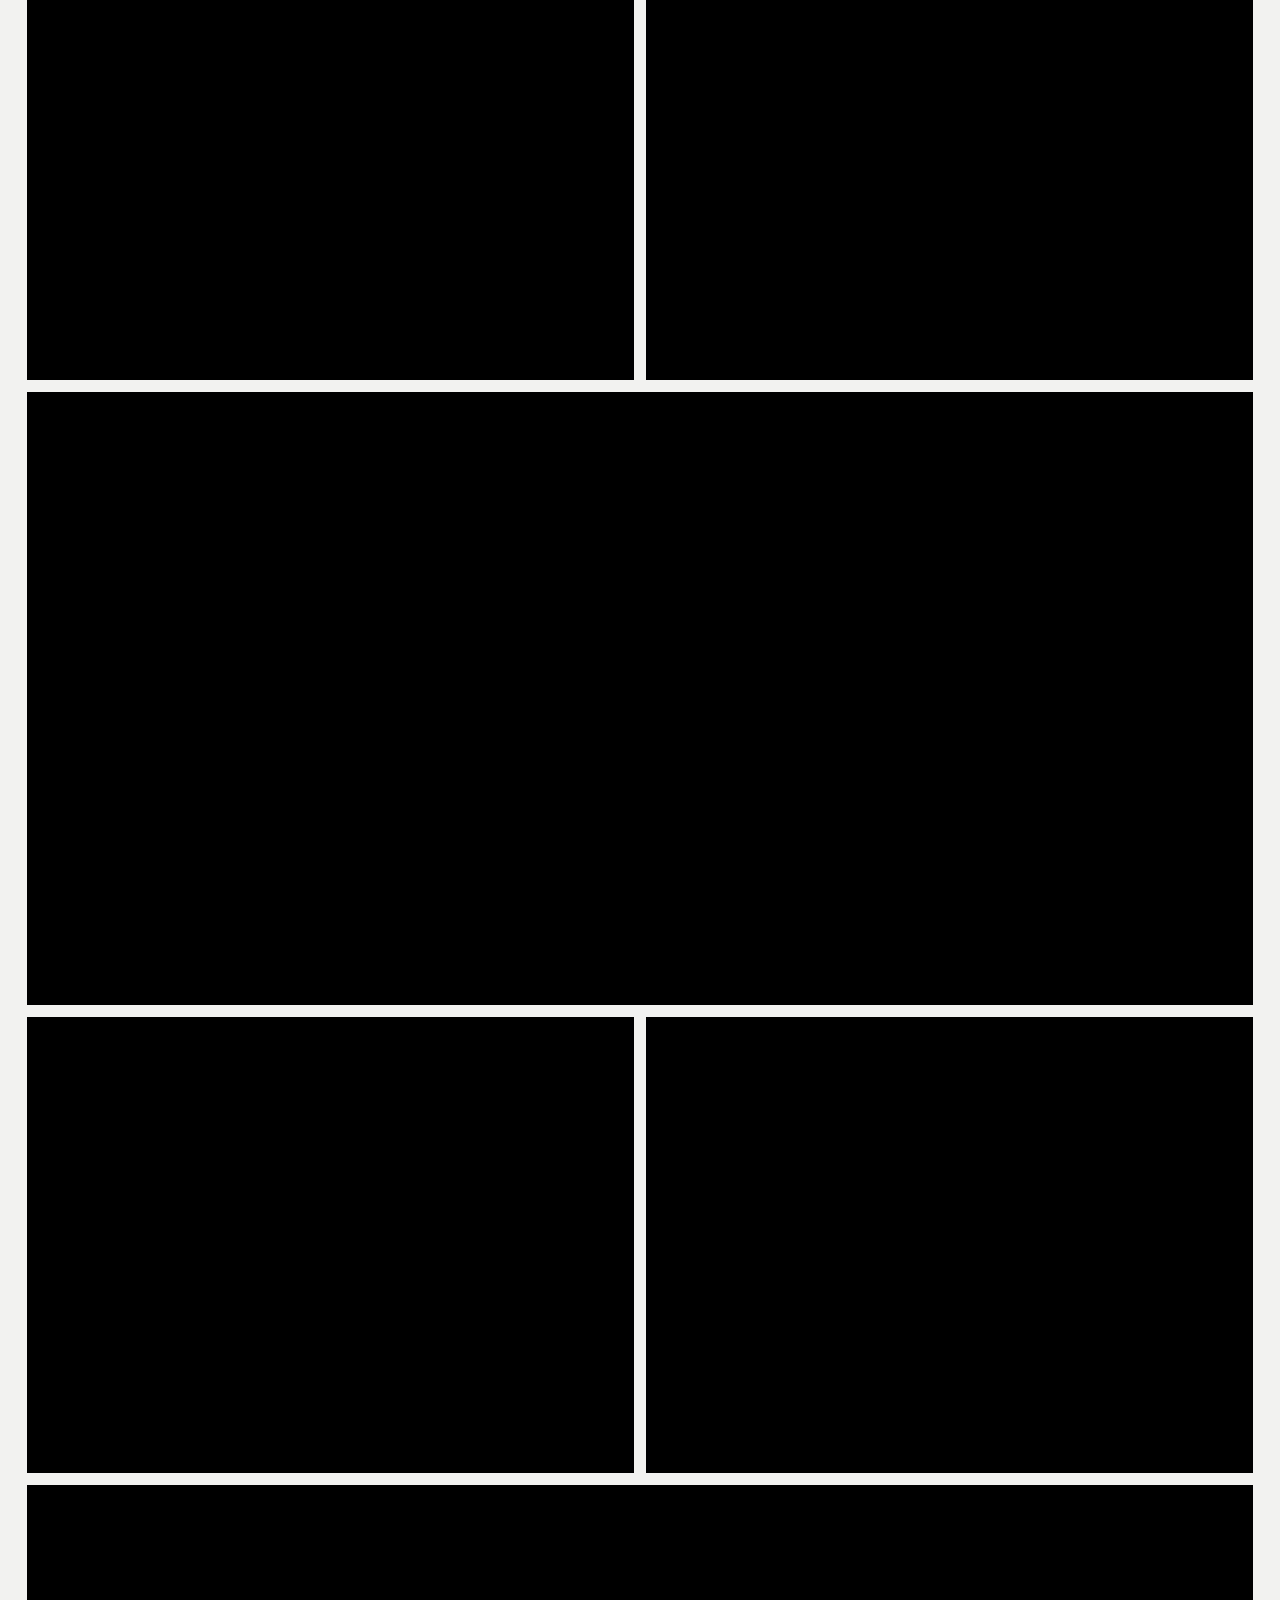
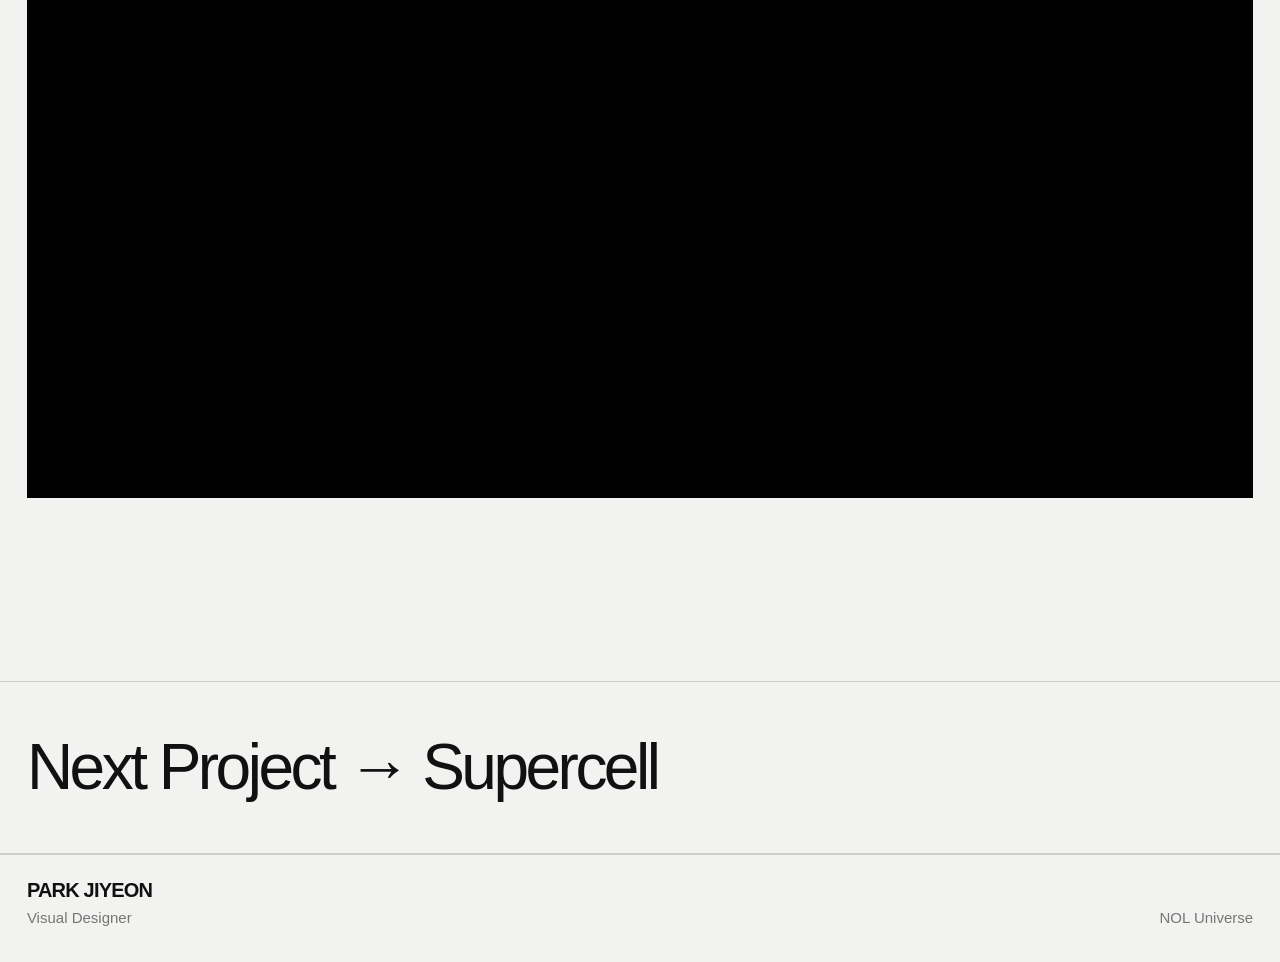
<file: work/nol-universe.html>
<!doctype html><html lang="ko"><head><meta charset="utf-8"><meta name="viewport" content="width=device-width,initial-scale=1"><title>NOL Universe — Park Jiyeon</title><link rel="stylesheet" href="../assets/css/style.css"></head><body><div class="page-shell">
<header class="site-header"><a class="brand" href="../index.html">JIYEON.</a><button class="mobile-menu-button" aria-expanded="false" aria-controls="main-nav">Menu</button><nav class="nav" id="main-nav"><a href="../project.html">Project</a><a href="../content.html">Content</a><a href="../etc.html">Etc.</a><a href="../about.html">About</a></nav></header>
<main><section class="detail-hero reveal"><p class="hero-kicker">Selected Project</p><h1 class="detail-title">NOL Universe</h1><div class="detail-meta"><div><div class="meta-label">Year</div><div>2025—2026</div></div><div><div class="meta-label">Type</div><div>Promotion / Digital</div></div><div><div class="meta-label">Role</div><div>Visual · Motion · Publishing</div></div><div><div class="meta-label">Client</div><div>NOL Universe</div></div></div></section>
<div class="detail-media reveal"><img src="../assets/images/project-01.jpg" alt="NOL Universe placeholder"></div>
<section class="detail-copy reveal"><h2>Overview</h2><p>프로젝트 설명이 들어가는 영역입니다. 문제와 목표, 디자인 접근 방식, 주요 역할을 3–5문장 정도로 간결하게 정리하세요. 이 문장은 실제 포트폴리오 내용으로 교체하면 됩니다.</p></section>
<section class="detail-gallery"><figure class="reveal"><img src="../assets/images/project-05.jpg" alt="placeholder"></figure><figure class="reveal"><img src="../assets/images/project-06.jpg" alt="placeholder"></figure><figure class="reveal"><img src="../assets/images/hero-wide.jpg" alt="placeholder"></figure><figure class="reveal"><img src="../assets/images/project-07.jpg" alt="placeholder"></figure><figure class="reveal"><img src="../assets/images/project-08.jpg" alt="placeholder"></figure><figure class="reveal"><img src="../assets/images/hero-wide.jpg" alt="placeholder"></figure></section>
<a class="next-project" href="supercell.html">Next Project → Supercell</a></main><footer class="footer"><div><strong>PARK JIYEON</strong>Visual Designer</div><div>NOL Universe</div></footer></div><script src="../assets/js/main.js"></script></body></html>
</file>
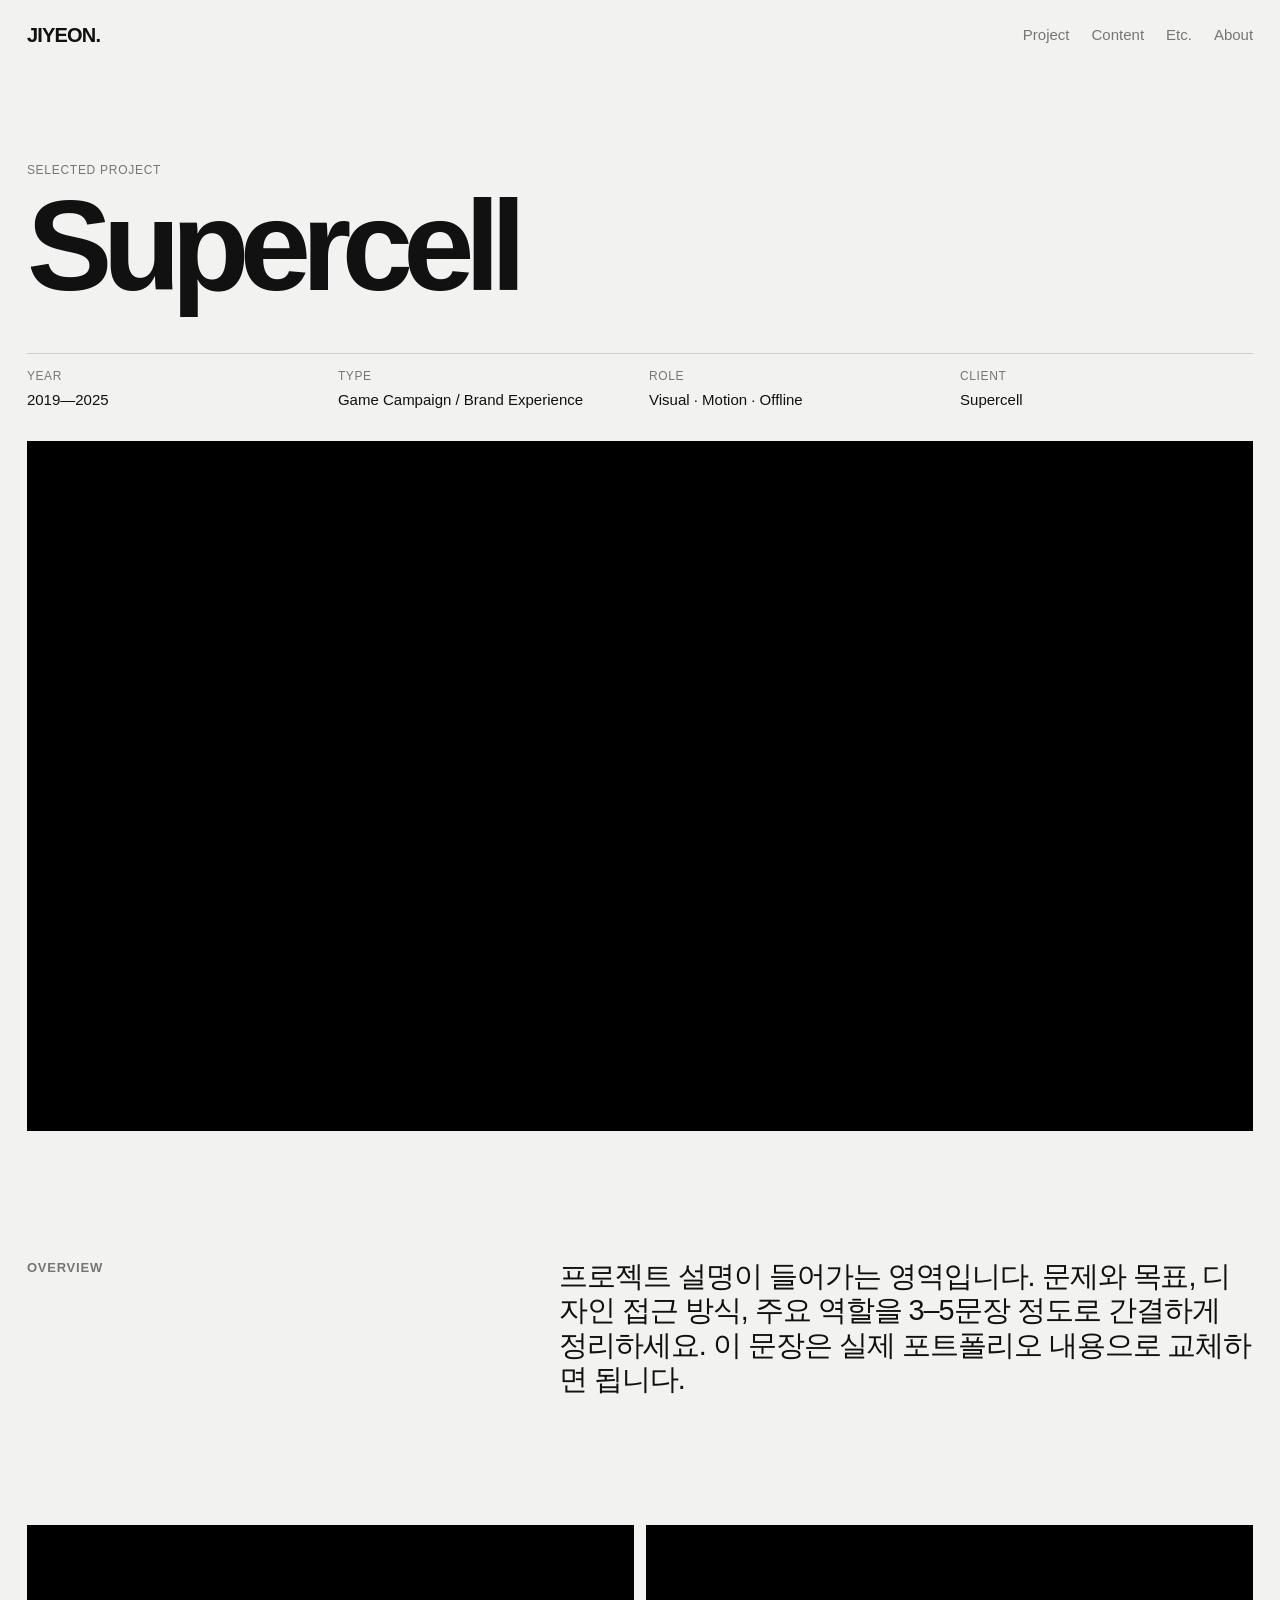
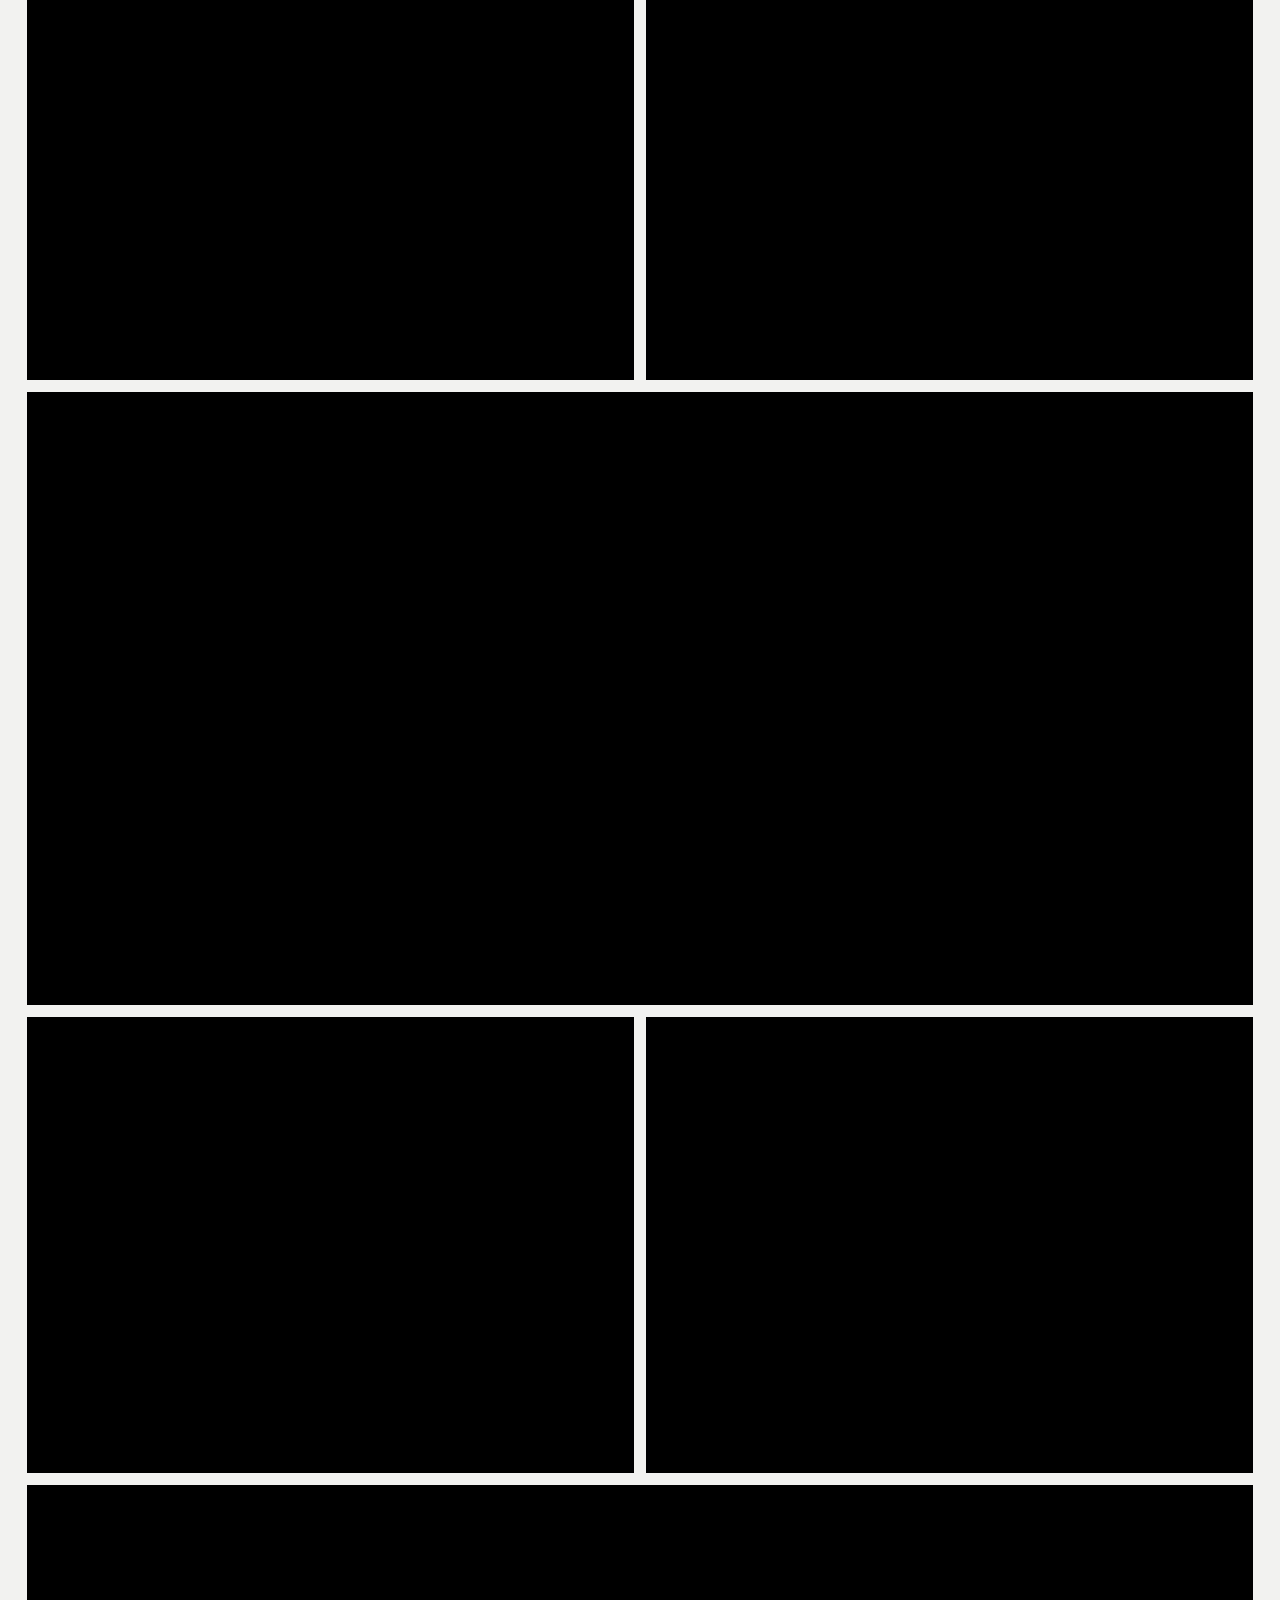
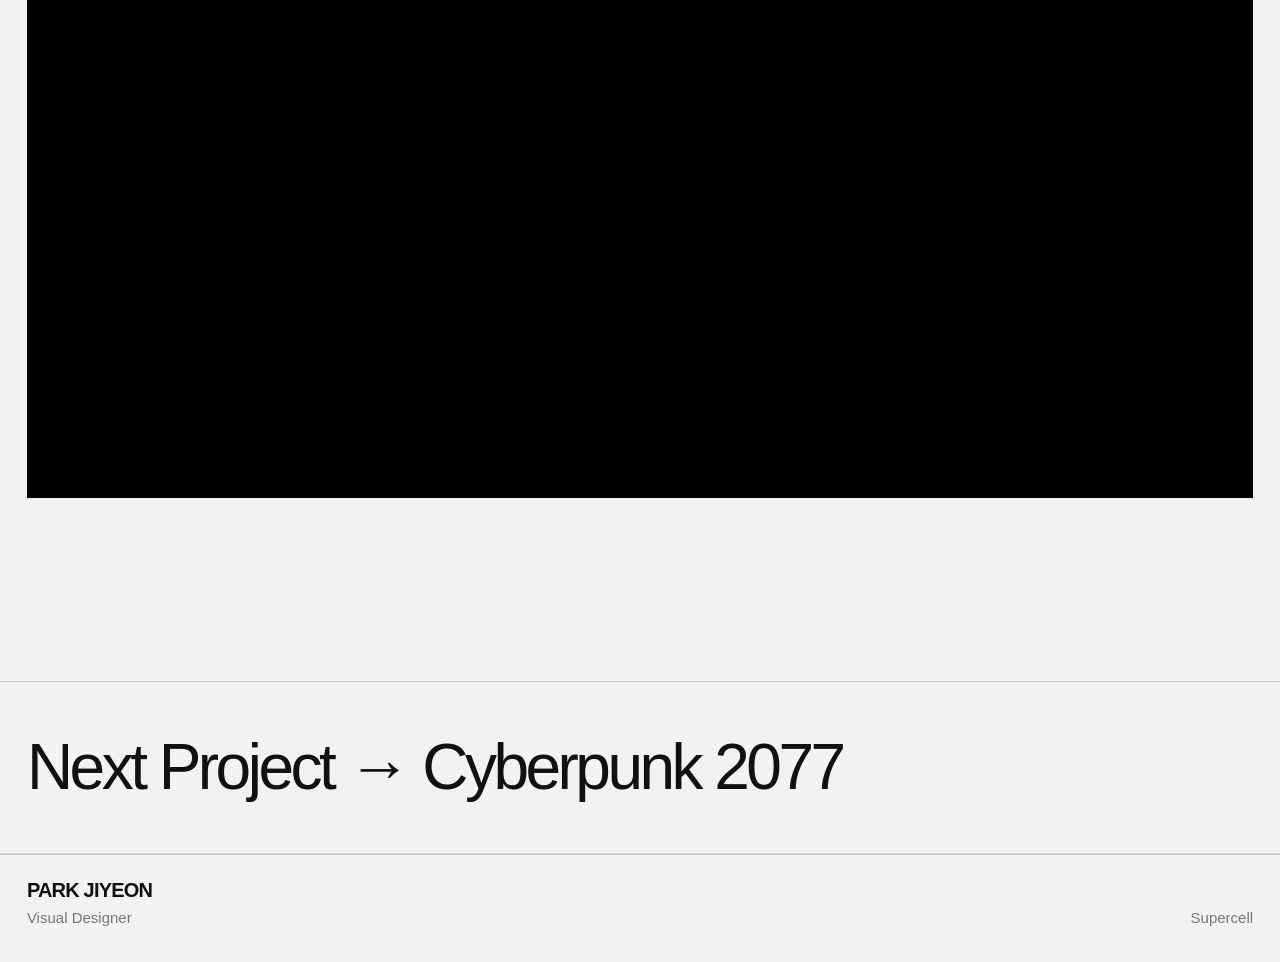
<file: work/supercell.html>
<!doctype html><html lang="ko"><head><meta charset="utf-8"><meta name="viewport" content="width=device-width,initial-scale=1"><title>Supercell — Park Jiyeon</title><link rel="stylesheet" href="../assets/css/style.css"></head><body><div class="page-shell">
<header class="site-header"><a class="brand" href="../index.html">JIYEON.</a><button class="mobile-menu-button" aria-expanded="false" aria-controls="main-nav">Menu</button><nav class="nav" id="main-nav"><a href="../project.html">Project</a><a href="../content.html">Content</a><a href="../etc.html">Etc.</a><a href="../about.html">About</a></nav></header>
<main><section class="detail-hero reveal"><p class="hero-kicker">Selected Project</p><h1 class="detail-title">Supercell</h1><div class="detail-meta"><div><div class="meta-label">Year</div><div>2019—2025</div></div><div><div class="meta-label">Type</div><div>Game Campaign / Brand Experience</div></div><div><div class="meta-label">Role</div><div>Visual · Motion · Offline</div></div><div><div class="meta-label">Client</div><div>Supercell</div></div></div></section>
<div class="detail-media reveal"><img src="../assets/images/project-02.jpg" alt="Supercell placeholder"></div>
<section class="detail-copy reveal"><h2>Overview</h2><p>프로젝트 설명이 들어가는 영역입니다. 문제와 목표, 디자인 접근 방식, 주요 역할을 3–5문장 정도로 간결하게 정리하세요. 이 문장은 실제 포트폴리오 내용으로 교체하면 됩니다.</p></section>
<section class="detail-gallery"><figure class="reveal"><img src="../assets/images/project-05.jpg" alt="placeholder"></figure><figure class="reveal"><img src="../assets/images/project-06.jpg" alt="placeholder"></figure><figure class="reveal"><img src="../assets/images/hero-wide.jpg" alt="placeholder"></figure><figure class="reveal"><img src="../assets/images/project-07.jpg" alt="placeholder"></figure><figure class="reveal"><img src="../assets/images/project-08.jpg" alt="placeholder"></figure><figure class="reveal"><img src="../assets/images/hero-wide.jpg" alt="placeholder"></figure></section>
<a class="next-project" href="cyberpunk.html">Next Project → Cyberpunk 2077</a></main><footer class="footer"><div><strong>PARK JIYEON</strong>Visual Designer</div><div>Supercell</div></footer></div><script src="../assets/js/main.js"></script></body></html>
</file>
<file: assets/css/style.css>
:root {
  --bg: #f2f2f0;
  --fg: #111;
  --muted: #767676;
  --line: rgba(17,17,17,.16);
  --card: #000;
  --pad: clamp(18px, 2.1vw, 36px);
  --header-h: 72px;
  --ease: cubic-bezier(.22,1,.36,1);
}

* { box-sizing: border-box; }
html { scroll-behavior: smooth; }
body {
  margin: 0;
  background: var(--bg);
  color: var(--fg);
  font-family: Arial, Helvetica, sans-serif;
  font-size: 15px;
  line-height: 1.35;
  -webkit-font-smoothing: antialiased;
}
a { color: inherit; text-decoration: none; }
img, video { display: block; width: 100%; }
button { font: inherit; color: inherit; }

.page-shell { min-height: 100vh; }
.site-header {
  position: sticky;
  top: 0;
  z-index: 50;
  height: var(--header-h);
  display: grid;
  grid-template-columns: 1fr auto;
  align-items: center;
  padding: 0 var(--pad);
  background: color-mix(in srgb, var(--bg) 88%, transparent);
  border-bottom: 1px solid transparent;
  backdrop-filter: blur(14px);
  transition: border-color .3s ease;
}
.site-header.is-scrolled { border-color: var(--line); }
.brand { font-size: 20px; font-weight: 700; letter-spacing: -.04em; }
.nav { display: flex; gap: 22px; align-items: center; }
.nav a { color: var(--muted); transition: color .25s ease; }
.nav a:hover, .nav a[aria-current="page"] { color: var(--fg); }

.mobile-menu-button { display: none; border: 0; background: transparent; padding: 10px 0 10px 10px; }

.hero {
  min-height: calc(100svh - var(--header-h));
  padding: clamp(34px, 5vw, 82px) var(--pad) var(--pad);
  display: grid;
  align-content: space-between;
  gap: 60px;
}
.hero-topline { max-width: 1050px; }
.hero-kicker { margin: 0 0 14px; color: var(--muted); text-transform: uppercase; letter-spacing: .06em; font-size: 12px; }
.hero-title {
  margin: 0;
  max-width: 14ch;
  font-size: clamp(48px, 8.7vw, 146px);
  line-height: .86;
  letter-spacing: -.075em;
  font-weight: 700;
}
.hero-bottom {
  display: grid;
  grid-template-columns: minmax(0, 1.25fr) minmax(260px, .75fr);
  gap: 30px;
  align-items: end;
  border-top: 1px solid var(--line);
  padding-top: 16px;
}
.hero-meta { display: grid; grid-template-columns: repeat(3, minmax(0,1fr)); gap: 16px; }
.meta-label { color: var(--muted); font-size: 12px; text-transform: uppercase; letter-spacing: .05em; margin-bottom: 6px; }
.hero-copy { margin: 0; font-size: clamp(17px, 1.35vw, 22px); max-width: 37ch; justify-self: end; }

.section { padding: clamp(74px, 9vw, 150px) var(--pad); }
.section + .section { padding-top: 0; }
.section-head {
  display: flex;
  justify-content: space-between;
  align-items: baseline;
  gap: 20px;
  margin-bottom: 22px;
}
.section-title { margin: 0; font-size: clamp(28px, 3vw, 48px); letter-spacing: -.045em; }
.section-note { color: var(--muted); margin: 0; }

/* Main carousel */
.carousel { position: relative; overflow: hidden; border-radius: 2px; background: #000; cursor: grab; }
.carousel.is-dragging { cursor: grabbing; }
.carousel-track { display: flex; will-change: transform; transition: transform .75s var(--ease); }
.carousel-slide { flex: 0 0 100%; position: relative; min-height: clamp(440px, 68vw, 860px); overflow: hidden; }
.carousel-slide img { width: 100%; height: 100%; position: absolute; inset: 0; object-fit: cover; transition: transform 1.2s var(--ease), opacity .5s ease; }
.carousel-slide::after { content:""; position:absolute; inset:0; background:linear-gradient(180deg,transparent 48%,rgba(0,0,0,.64)); pointer-events:none; }
.slide-info {
  position: absolute;
  z-index: 2;
  left: clamp(18px,2.2vw,34px);
  right: clamp(18px,2.2vw,34px);
  bottom: clamp(18px,2.2vw,30px);
  color: white;
  display: flex;
  justify-content: space-between;
  align-items: flex-end;
  gap: 20px;
}
.slide-title { margin: 0; font-size: clamp(28px, 4vw, 68px); letter-spacing: -.055em; line-height: .95; }
.slide-tags { text-align: right; opacity: .74; font-size: 13px; }
.carousel-ui { display:flex; align-items:center; gap:10px; margin-top:12px; }
.carousel-dots { display:flex; gap:7px; align-items:center; flex:1; }
.carousel-dot { width: 100%; height: 2px; border:0; padding:0; background: rgba(17,17,17,.18); overflow:hidden; cursor:pointer; }
.carousel-dot::after { content:""; display:block; width:100%; height:100%; background:#111; transform:scaleX(0); transform-origin:left; transition:transform .35s ease; }
.carousel-dot.is-active::after { transform:scaleX(1); }
.carousel-count { min-width: 62px; text-align:right; font-variant-numeric: tabular-nums; color: var(--muted); }

/* Auto marquee */
.marquee-wrap { overflow: hidden; border-top: 1px solid var(--line); border-bottom: 1px solid var(--line); }
.marquee-row { overflow: hidden; }
.marquee-row + .marquee-row { border-top: 1px solid var(--line); }
.marquee-track {
  display: flex;
  width: max-content;
  animation: marquee-left 32s linear infinite;
  will-change: transform;
}
.marquee-row.reverse .marquee-track { animation-name: marquee-right; animation-duration: 38s; }
.marquee-wrap:hover .marquee-track { animation-play-state: paused; }
.marquee-item {
  width: clamp(260px, 27vw, 470px);
  padding: 12px;
  border-right: 1px solid var(--line);
  flex: 0 0 auto;
}
.marquee-media { aspect-ratio: 4 / 3; background:#000; overflow:hidden; }
.marquee-media img { width:100%; height:100%; object-fit:cover; transition: transform .7s var(--ease); }
.marquee-item:hover img { transform:scale(1.035); }
.marquee-caption { display:flex; justify-content:space-between; gap:16px; padding-top:9px; font-size:13px; }
.marquee-caption span:last-child { color:var(--muted); }
@keyframes marquee-left { to { transform: translateX(-50%); } }
@keyframes marquee-right { from { transform: translateX(-50%); } to { transform: translateX(0); } }

/* Work grid */
.work-grid { display:grid; grid-template-columns:repeat(2,minmax(0,1fr)); gap: clamp(36px,6vw,110px) 14px; }
.work-card { display:block; }
.work-media { position:relative; aspect-ratio: 4 / 3; overflow:hidden; background:#000; }
.work-media.tall { aspect-ratio: 4/5; }
.work-media.wide { aspect-ratio: 16/10; }
.work-media img { width:100%; height:100%; object-fit:cover; transition: transform .85s var(--ease), opacity .4s ease; }
.work-card:hover .work-media img { transform:scale(1.025); opacity:.86; }
.work-index { position:absolute; left:12px; top:10px; z-index:2; color:white; font-size:12px; mix-blend-mode:difference; }
.work-info { display:grid; grid-template-columns:1fr auto; gap:12px; padding-top:10px; }
.work-title { margin:0; font-size:16px; letter-spacing:-.02em; }
.work-meta { color:var(--muted); font-size:13px; text-align:right; }

/* Listing pages */
.listing-hero { padding: clamp(56px,8vw,130px) var(--pad) 52px; }
.listing-title { margin:0; font-size:clamp(64px,12vw,180px); line-height:.82; letter-spacing:-.08em; }
.listing-intro { margin:38px 0 0; max-width:55ch; font-size:clamp(17px,1.5vw,24px); }
.project-list { border-top:1px solid var(--line); }
.project-row { display:grid; grid-template-columns: 54px 1.25fr .8fr 80px; gap:16px; align-items:center; min-height:86px; padding:0 var(--pad); border-bottom:1px solid var(--line); transition:background .25s ease,color .25s ease; }
.project-row:hover { background:#111; color:#fff; }
.project-row .type { color:var(--muted); }
.project-row:hover .type { color:#aaa; }
.project-row .arrow { text-align:right; font-size:20px; transition: transform .25s ease; }
.project-row:hover .arrow { transform:translateX(4px); }

/* About */
.about-wrap { padding: clamp(58px,8vw,130px) var(--pad) 110px; }
.about-lead { max-width: 1030px; margin:0 0 clamp(80px,11vw,170px); font-size:clamp(38px,6vw,102px); line-height:.95; letter-spacing:-.065em; }
.about-grid { display:grid; grid-template-columns: .7fr 1.3fr; gap: clamp(40px,8vw,150px); border-top:1px solid var(--line); padding-top:20px; }
.about-section + .about-section { margin-top:70px; }
.about-section h2 { margin:0 0 22px; font-size:13px; text-transform:uppercase; letter-spacing:.06em; color:var(--muted); }
.cv-row { display:grid; grid-template-columns:130px 1fr; gap:20px; padding:14px 0; border-top:1px solid var(--line); }
.cv-row:last-child { border-bottom:1px solid var(--line); }
.skills { display:flex; flex-wrap:wrap; gap:8px; }
.skill { border:1px solid var(--line); border-radius:999px; padding:8px 12px; }

/* Detail */
.detail-hero { padding: clamp(54px,7vw,115px) var(--pad) 30px; }
.detail-title { margin:0; max-width:13ch; font-size:clamp(58px,10vw,155px); line-height:.84; letter-spacing:-.075em; }
.detail-meta { display:grid; grid-template-columns:repeat(4,minmax(0,1fr)); gap:18px; margin-top:54px; border-top:1px solid var(--line); padding-top:14px; }
.detail-media { margin:0 var(--pad); aspect-ratio:16/9; overflow:hidden; background:#000; }
.detail-media img { width:100%; height:100%; object-fit:cover; }
.detail-copy { display:grid; grid-template-columns: .75fr 1.25fr; gap:clamp(40px,9vw,180px); padding:clamp(80px,10vw,160px) var(--pad); }
.detail-copy h2 { margin:0; font-size:13px; text-transform:uppercase; letter-spacing:.06em; color:var(--muted); }
.detail-copy p { margin:0; max-width:48ch; font-size:clamp(20px,2.25vw,36px); line-height:1.2; letter-spacing:-.035em; }
.detail-gallery { display:grid; grid-template-columns:1fr 1fr; gap:12px; padding:0 var(--pad) clamp(90px,12vw,170px); }
.detail-gallery figure { margin:0; background:#000; overflow:hidden; }
.detail-gallery figure:nth-child(3n) { grid-column:1/-1; }
.detail-gallery img { width:100%; height:100%; object-fit:cover; aspect-ratio:4/3; }
.detail-gallery figure:nth-child(3n) img { aspect-ratio:16/8; }
.next-project { display:block; margin-top:30px; border-top:1px solid var(--line); border-bottom:1px solid var(--line); padding:42px var(--pad); font-size:clamp(30px,5vw,76px); letter-spacing:-.055em; transition:background .25s,color .25s; }
.next-project:hover { background:#111; color:white; }

.footer { padding: 22px var(--pad) 34px; display:flex; justify-content:space-between; align-items:flex-end; gap:20px; border-top:1px solid var(--line); color:var(--muted); }
.footer strong { display:block; color:var(--fg); font-size:20px; letter-spacing:-.04em; margin-bottom:4px; }

.reveal { opacity:0; transform:translateY(24px); transition:opacity .8s var(--ease), transform .8s var(--ease); }
.reveal.is-visible { opacity:1; transform:none; }

@media (max-width: 780px) {
  :root { --header-h: 60px; }
  .site-header { grid-template-columns:1fr auto; }
  .mobile-menu-button { display:block; }
  .nav { position:fixed; inset:var(--header-h) 0 auto; background:var(--bg); border-bottom:1px solid var(--line); padding:18px var(--pad) 22px; display:none; flex-direction:column; align-items:flex-start; gap:14px; }
  .nav.is-open { display:flex; }
  .hero { min-height:calc(100svh - var(--header-h)); padding-top:42px; }
  .hero-title { max-width:11ch; font-size:clamp(54px,18vw,105px); }
  .hero-bottom { grid-template-columns:1fr; }
  .hero-meta { grid-template-columns:1fr 1fr; }
  .hero-copy { justify-self:start; }
  .section-head { align-items:flex-end; }
  .work-grid { grid-template-columns:1fr; gap:54px; }
  .marquee-item { width:74vw; }
  .carousel-slide { min-height:72svh; }
  .slide-info { align-items:flex-start; flex-direction:column; }
  .slide-tags { text-align:left; }
  .project-row { grid-template-columns:38px 1fr 44px; min-height:78px; }
  .project-row .type { display:none; }
  .about-grid { grid-template-columns:1fr; }
  .cv-row { grid-template-columns:1fr; gap:6px; }
  .detail-meta { grid-template-columns:1fr 1fr; row-gap:26px; }
  .detail-copy { grid-template-columns:1fr; gap:20px; }
  .detail-gallery { grid-template-columns:1fr; }
  .detail-gallery figure:nth-child(3n) { grid-column:auto; }
  .detail-gallery figure:nth-child(3n) img { aspect-ratio:4/3; }
  .footer { align-items:flex-start; flex-direction:column; }
}

@media (prefers-reduced-motion: reduce) {
  html { scroll-behavior:auto; }
  *, *::before, *::after { animation-duration:.01ms !important; animation-iteration-count:1 !important; transition-duration:.01ms !important; }
}
</file>
